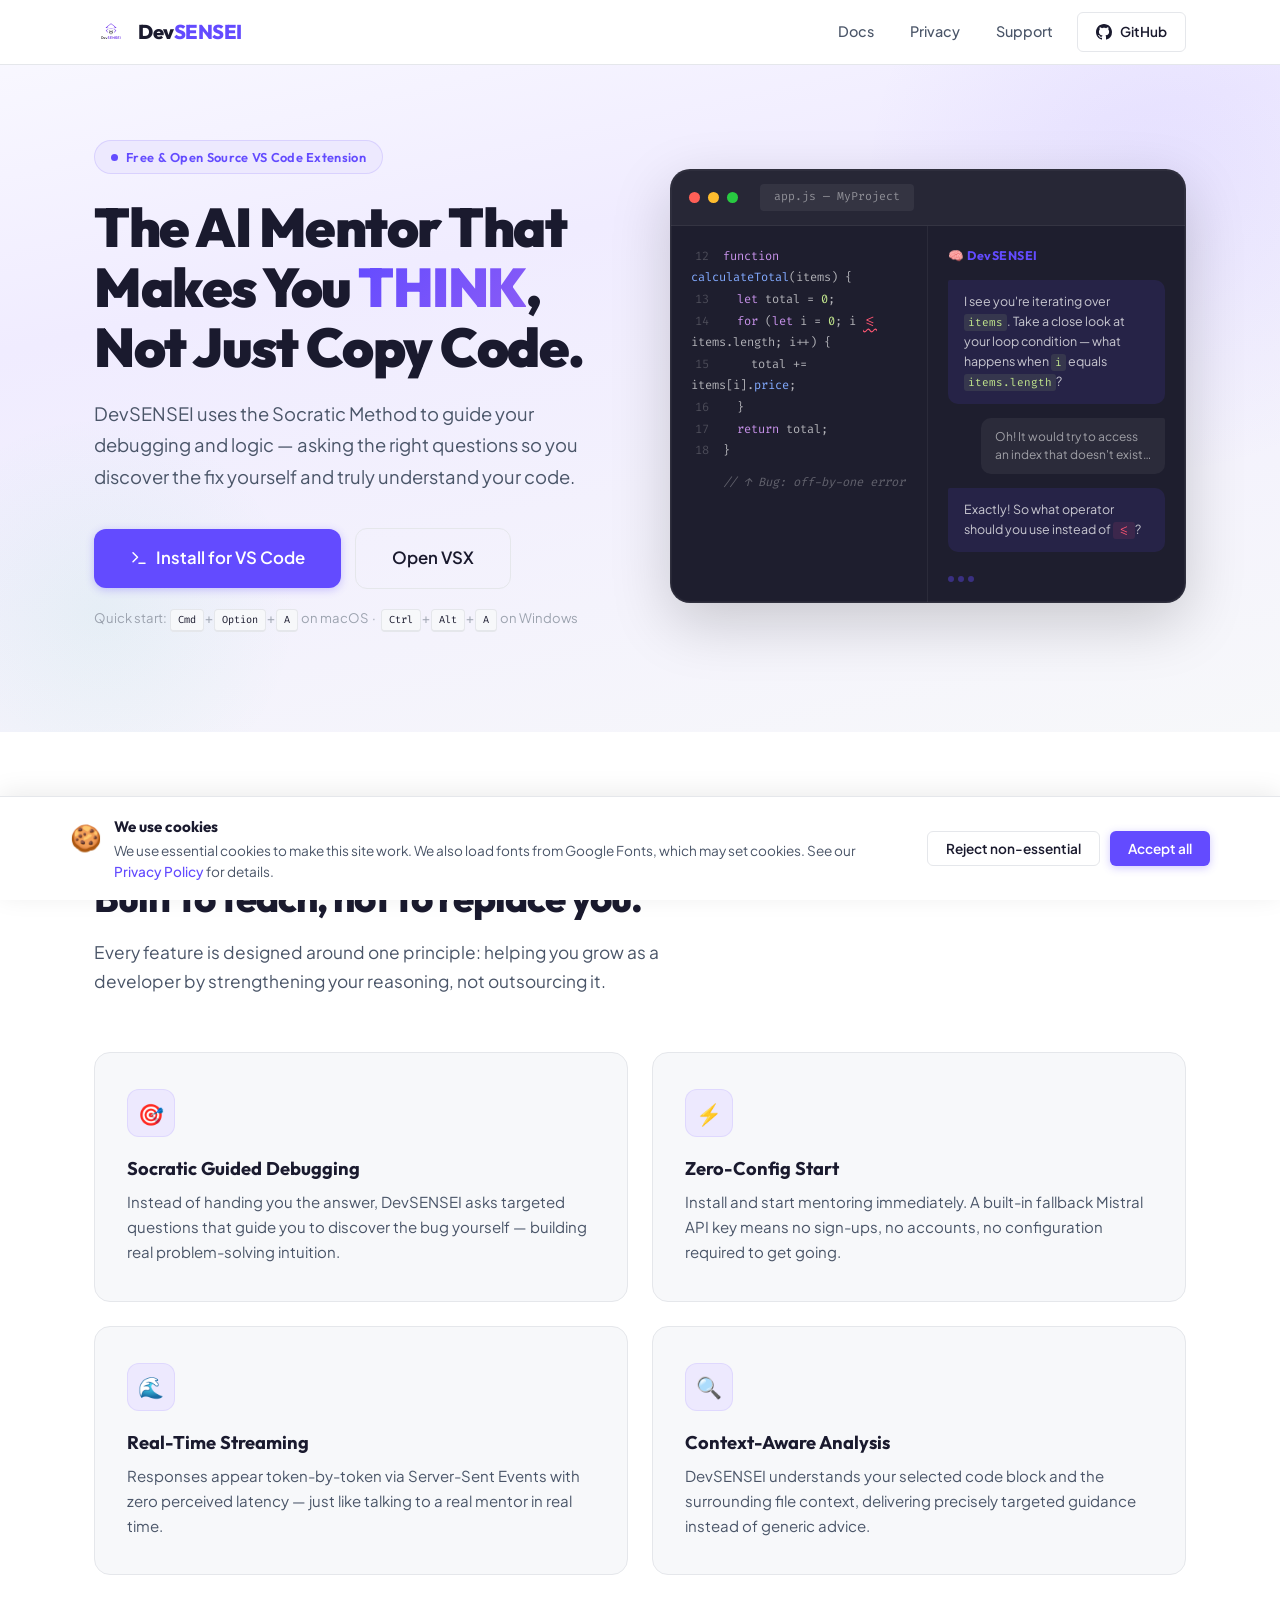
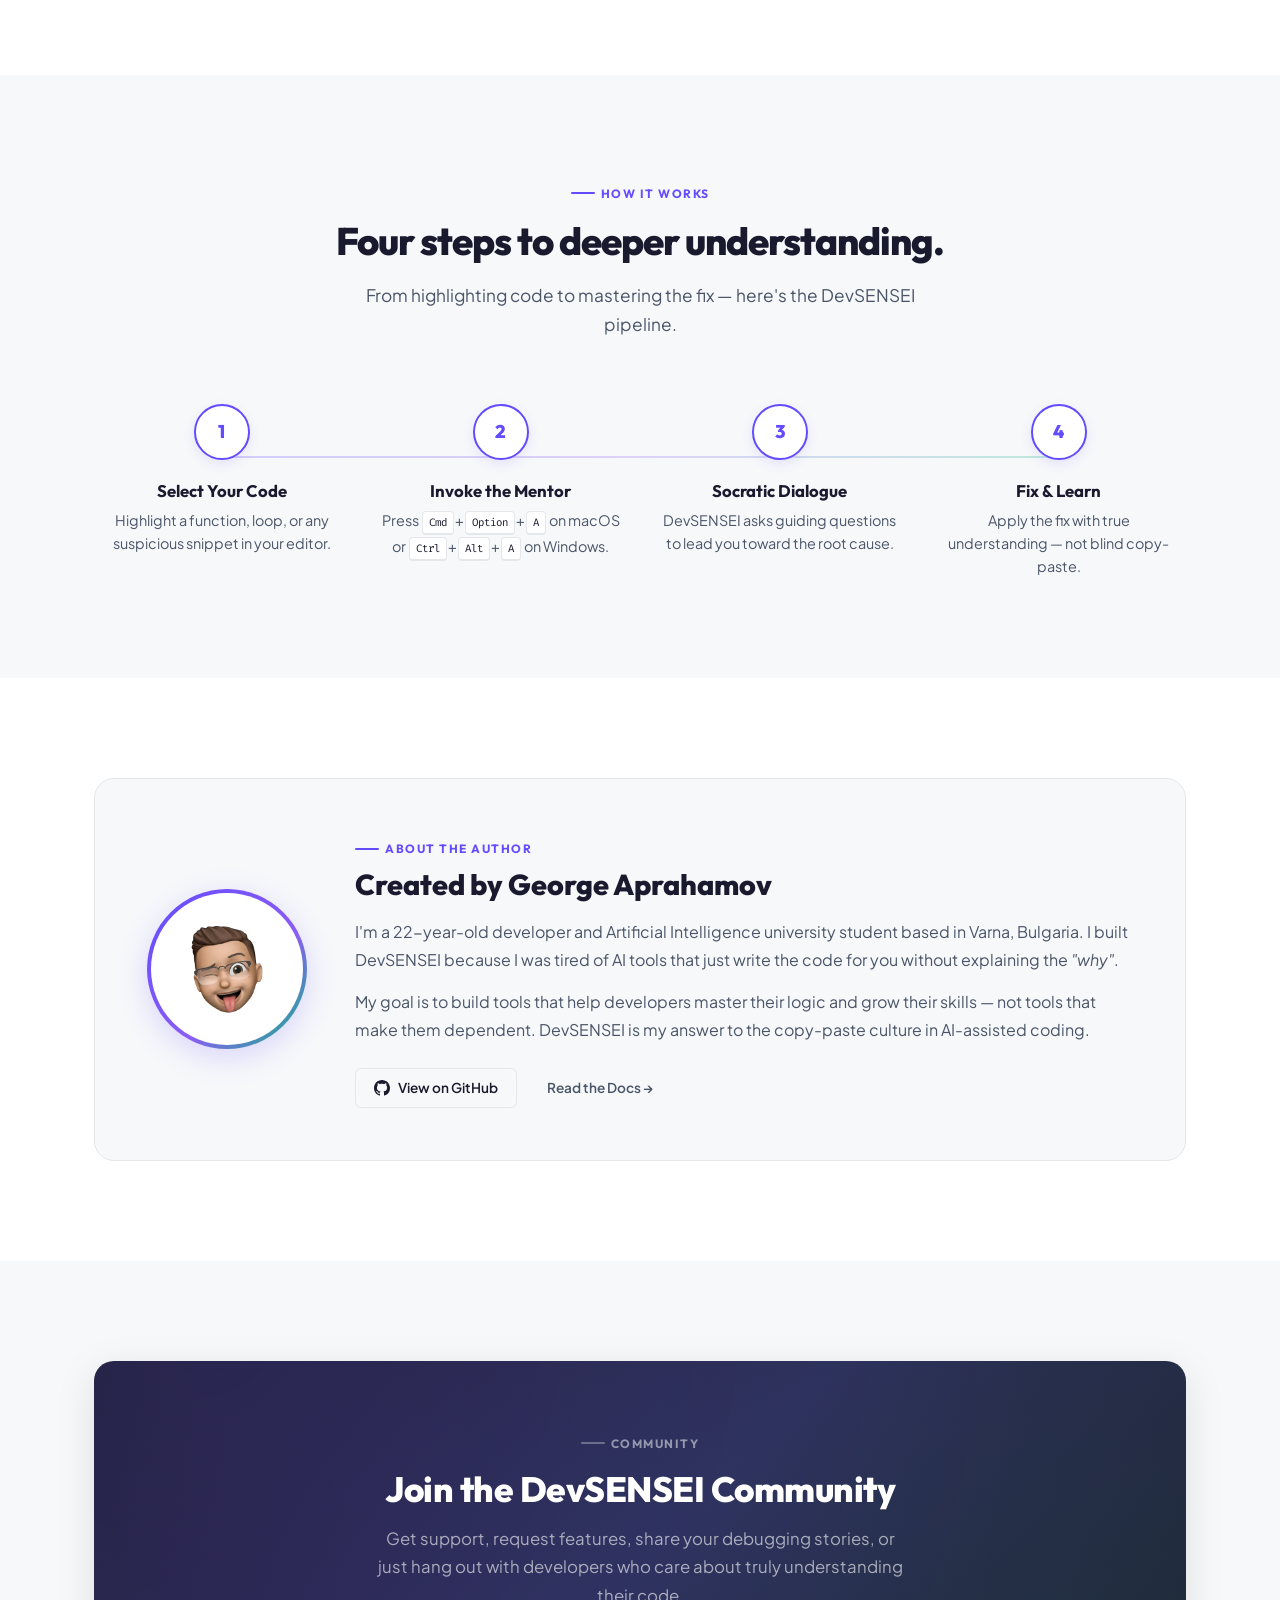
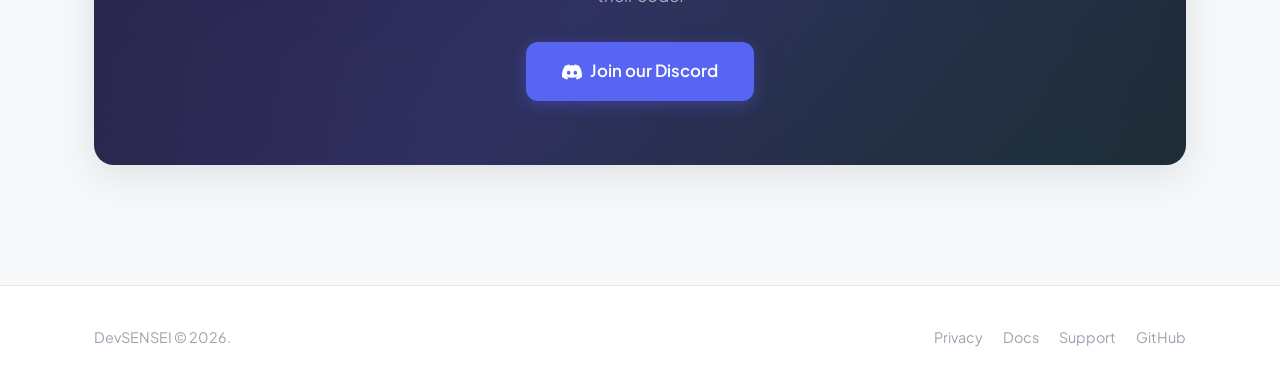
<file: index.html>
<!DOCTYPE html>
<html lang="en">
<head>
    <meta charset="UTF-8">
    <meta name="viewport" content="width=device-width, initial-scale=1.0">
    <title>DevSENSEI — AI Socratic Mentor for VS Code</title>
    <meta name="description" content="DevSENSEI is a Socratic AI coding mentor for VS Code that teaches you to think, not just copy code. Guided debugging, logic auditing, and real-time streaming.">
    <meta name="keywords" content="VS Code extension, AI mentor, Socratic method, debugging, coding, developer tools">
    <meta name="author" content="George Aprahamov">
    <meta property="og:title" content="DevSENSEI — AI Socratic Mentor for VS Code">
    <meta property="og:description" content="Stop copying code. Start understanding it. DevSENSEI guides your logic through Socratic dialogue.">
    <meta property="og:type" content="website">
    <link rel="preconnect" href="https://fonts.googleapis.com">
    <link rel="preconnect" href="https://fonts.gstatic.com" crossorigin>
    <link href="https://fonts.googleapis.com/css2?family=Outfit:wght@300;400;600;700;800;900&family=Plus+Jakarta+Sans:wght@300;400;500;600;700&family=Fira+Code:wght@400;500;600&display=swap" rel="stylesheet">
    <link rel="stylesheet" href="styles.css">
    <link rel="icon" href="data:image/svg+xml,<svg xmlns=%22http://www.w3.org/2000/svg%22 viewBox=%220 0 100 100%22><text y=%22.9em%22 font-size=%2290%22>🧠</text></svg>">
    <style>
        /* ============================================================
           LANDING PAGE — Hero
           ============================================================ */
        .hero {
            position: relative;
            padding: 140px 0 100px;
            background: linear-gradient(168deg, #FAFAFF 0%, #F0ECFF 35%, var(--bg-gray) 100%);
            overflow: hidden;
        }

        .hero::before {
            content: '';
            position: absolute;
            top: -120px;
            right: -180px;
            width: 600px;
            height: 600px;
            background: radial-gradient(circle, rgba(99,75,255,0.08) 0%, transparent 70%);
            border-radius: 50%;
            pointer-events: none;
        }

        .hero::after {
            content: '';
            position: absolute;
            bottom: -80px;
            left: -100px;
            width: 400px;
            height: 400px;
            background: radial-gradient(circle, rgba(16,185,129,0.06) 0%, transparent 70%);
            border-radius: 50%;
            pointer-events: none;
        }

        .hero-inner {
            position: relative;
            z-index: 1;
            display: grid;
            grid-template-columns: 1fr 1fr;
            gap: 60px;
            align-items: center;
        }

        .hero-badge {
            display: inline-flex;
            align-items: center;
            gap: 8px;
            background: var(--purple-light);
            color: var(--purple);
            font-family: var(--font-heading);
            font-weight: 600;
            font-size: 0.8rem;
            padding: 6px 16px;
            border-radius: 100px;
            margin-bottom: 24px;
            letter-spacing: 0.3px;
            border: 1px solid rgba(99,75,255,0.15);
        }

        .hero-badge-dot {
            width: 7px;
            height: 7px;
            background: var(--purple);
            border-radius: 50%;
            animation: pulse-dot 2s ease-in-out infinite;
        }

        @keyframes pulse-dot {
            0%, 100% { opacity: 1; transform: scale(1); }
            50% { opacity: 0.5; transform: scale(1.4); }
        }

        .hero h1 {
            font-size: 3.4rem;
            font-weight: 900;
            line-height: 1.1;
            color: var(--text-dark);
            margin-bottom: 20px;
            letter-spacing: -1.5px;
        }

        .hero h1 .highlight {
            background: linear-gradient(135deg, var(--purple) 0%, #8B5CF6 100%);
            -webkit-background-clip: text;
            -webkit-text-fill-color: transparent;
            background-clip: text;
        }

        .hero-sub {
            font-size: 1.15rem;
            line-height: 1.7;
            color: var(--text-body);
            margin-bottom: 36px;
            max-width: 520px;
        }

        .hero-actions {
            display: flex;
            gap: 14px;
            flex-wrap: wrap;
            align-items: center;
        }

        .hero-hint {
            display: block;
            margin-top: 18px;
            font-size: 0.82rem;
            color: var(--text-muted);
        }

        .hero-hint kbd {
            display: inline-block;
            background: var(--bg-gray);
            border: 1px solid var(--border-color);
            border-bottom-width: 2px;
            padding: 2px 7px;
            border-radius: 4px;
            font-family: var(--font-code);
            font-size: 0.78em;
            color: var(--text-dark);
            margin: 0 1px;
        }

        /* Hero Mockup */
        .hero-mockup {
            position: relative;
            background: #1E1E2E;
            border-radius: var(--radius-xl);
            border: 1px solid rgba(255,255,255,0.08);
            box-shadow:
                0 20px 60px rgba(0,0,0,0.18),
                0 0 0 1px rgba(255,255,255,0.04) inset;
            overflow: hidden;
            transform: perspective(1200px) rotateY(-3deg) rotateX(1deg);
            transition: transform 0.5s ease;
        }

        .hero-mockup:hover {
            transform: perspective(1200px) rotateY(0deg) rotateX(0deg);
        }

        .mockup-titlebar {
            display: flex;
            align-items: center;
            gap: 8px;
            padding: 14px 18px;
            background: rgba(255,255,255,0.04);
            border-bottom: 1px solid rgba(255,255,255,0.06);
        }

        .mockup-dot {
            width: 11px;
            height: 11px;
            border-radius: 50%;
        }

        .mockup-dot:nth-child(1) { background: #FF5F57; }
        .mockup-dot:nth-child(2) { background: #FFBD2E; }
        .mockup-dot:nth-child(3) { background: #28CA41; }

        .mockup-tab {
            margin-left: 14px;
            font-family: var(--font-code);
            font-size: 0.72rem;
            color: rgba(255,255,255,0.45);
            background: rgba(255,255,255,0.06);
            padding: 4px 14px;
            border-radius: 4px;
        }

        .mockup-body {
            display: grid;
            grid-template-columns: 1fr 1fr;
            min-height: 300px;
        }

        .mockup-editor {
            padding: 20px;
            border-right: 1px solid rgba(255,255,255,0.06);
            font-family: var(--font-code);
            font-size: 0.75rem;
            line-height: 1.8;
            color: rgba(255,255,255,0.65);
        }

        .mockup-editor .line-num {
            color: rgba(255,255,255,0.2);
            user-select: none;
            margin-right: 14px;
            display: inline-block;
            width: 18px;
            text-align: right;
        }

        .mockup-editor .kw { color: #C792EA; }
        .mockup-editor .fn { color: #82AAFF; }
        .mockup-editor .str { color: #C3E88D; }
        .mockup-editor .cm { color: rgba(255,255,255,0.3); font-style: italic; }
        .mockup-editor .err { color: #FF5572; text-decoration: wavy underline; text-decoration-color: #FF5572; text-underline-offset: 3px; }

        .mockup-panel {
            padding: 20px;
            display: flex;
            flex-direction: column;
            gap: 14px;
        }

        .mockup-panel-title {
            font-family: var(--font-heading);
            font-size: 0.78rem;
            font-weight: 700;
            color: var(--purple);
            letter-spacing: 0.5px;
            display: flex;
            align-items: center;
            gap: 6px;
        }

        .mockup-bubble {
            background: rgba(99,75,255,0.12);
            border-radius: 10px;
            border-top-left-radius: 2px;
            padding: 12px 16px;
            font-size: 0.78rem;
            line-height: 1.6;
            color: rgba(255,255,255,0.75);
        }

        .mockup-bubble-user {
            background: rgba(255,255,255,0.06);
            border-radius: 10px;
            border-top-right-radius: 2px;
            padding: 10px 14px;
            font-size: 0.75rem;
            line-height: 1.5;
            color: rgba(255,255,255,0.55);
            align-self: flex-end;
            max-width: 85%;
        }

        .typing-indicator {
            display: flex;
            gap: 4px;
            padding: 10px 0 0;
        }

        .typing-indicator span {
            width: 6px;
            height: 6px;
            background: var(--purple);
            border-radius: 50%;
            opacity: 0.4;
            animation: typing-bounce 1.4s ease-in-out infinite;
        }

        .typing-indicator span:nth-child(2) { animation-delay: 0.2s; }
        .typing-indicator span:nth-child(3) { animation-delay: 0.4s; }

        @keyframes typing-bounce {
            0%, 60%, 100% { transform: translateY(0); opacity: 0.4; }
            30% { transform: translateY(-6px); opacity: 1; }
        }

        /* ============================================================
           FEATURES SECTION
           ============================================================ */
        .features {
            padding: 100px 0;
            background: var(--bg-white);
        }

        .section-label {
            display: inline-flex;
            align-items: center;
            gap: 6px;
            font-family: var(--font-heading);
            font-size: 0.75rem;
            font-weight: 700;
            text-transform: uppercase;
            letter-spacing: 1.5px;
            color: var(--purple);
            margin-bottom: 14px;
        }

        .section-label-line {
            width: 24px;
            height: 2px;
            background: var(--purple);
            border-radius: 2px;
        }

        .section-title {
            font-size: 2.4rem;
            font-weight: 800;
            color: var(--text-dark);
            margin-bottom: 16px;
            letter-spacing: -1px;
        }

        .section-subtitle {
            font-size: 1.08rem;
            color: var(--text-body);
            line-height: 1.7;
            max-width: 600px;
            margin-bottom: 56px;
        }

        .features-grid {
            display: grid;
            grid-template-columns: repeat(2, 1fr);
            gap: 24px;
        }

        .feature-card {
            background: var(--bg-gray);
            border: 1px solid var(--border-color);
            border-radius: var(--radius-lg);
            padding: 36px 32px;
            transition: all 0.35s ease;
            position: relative;
            overflow: hidden;
        }

        .feature-card::before {
            content: '';
            position: absolute;
            top: 0;
            left: 0;
            width: 100%;
            height: 3px;
            background: linear-gradient(90deg, var(--purple), #8B5CF6);
            opacity: 0;
            transition: opacity 0.35s ease;
        }

        .feature-card:hover {
            border-color: rgba(99,75,255,0.25);
            box-shadow: var(--shadow-md);
            transform: translateY(-4px);
        }

        .feature-card:hover::before {
            opacity: 1;
        }

        .feature-icon {
            width: 48px;
            height: 48px;
            border-radius: 12px;
            background: var(--purple-light);
            display: flex;
            align-items: center;
            justify-content: center;
            font-size: 1.3rem;
            margin-bottom: 20px;
            border: 1px solid rgba(99,75,255,0.1);
        }

        .feature-card h3 {
            font-size: 1.15rem;
            font-weight: 700;
            margin-bottom: 10px;
            color: var(--text-dark);
        }

        .feature-card p {
            font-size: 0.94rem;
            color: var(--text-body);
            line-height: 1.65;
        }

        /* ============================================================
           HOW IT WORKS — Pipeline
           ============================================================ */
        .pipeline {
            padding: 100px 0;
            background: var(--bg-gray);
        }

        .pipeline-header {
            text-align: center;
            margin-bottom: 64px;
        }

        .pipeline-header .section-subtitle {
            margin-left: auto;
            margin-right: auto;
        }

        .pipeline-steps {
            display: grid;
            grid-template-columns: repeat(4, 1fr);
            gap: 24px;
            position: relative;
        }

        /* Connector line behind steps */
        .pipeline-steps::before {
            content: '';
            position: absolute;
            top: 52px;
            left: 12%;
            right: 12%;
            height: 2px;
            background: linear-gradient(90deg, var(--purple), #8B5CF6, var(--green));
            opacity: 0.25;
            z-index: 0;
        }

        .pipeline-step {
            text-align: center;
            position: relative;
            z-index: 1;
        }

        .step-num {
            width: 56px;
            height: 56px;
            border-radius: 50%;
            background: var(--bg-white);
            border: 2px solid var(--purple);
            display: flex;
            align-items: center;
            justify-content: center;
            font-family: var(--font-heading);
            font-weight: 800;
            font-size: 1.15rem;
            color: var(--purple);
            margin: 0 auto 20px;
            transition: all 0.3s ease;
            box-shadow: 0 4px 12px rgba(99,75,255,0.12);
        }

        .pipeline-step:hover .step-num {
            background: var(--purple);
            color: #fff;
            transform: scale(1.1);
            box-shadow: 0 6px 20px rgba(99,75,255,0.3);
        }

        .pipeline-step h3 {
            font-size: 1.05rem;
            font-weight: 700;
            margin-bottom: 8px;
            color: var(--text-dark);
        }

        .pipeline-step p {
            font-size: 0.9rem;
            color: var(--text-body);
            line-height: 1.6;
            max-width: 240px;
            margin: 0 auto;
        }

        .pipeline-step kbd {
            display: inline-block;
            background: var(--bg-white);
            border: 1px solid var(--border-color);
            border-bottom-width: 2px;
            padding: 2px 6px;
            border-radius: 4px;
            font-family: var(--font-code);
            font-size: 0.75em;
            color: var(--text-dark);
            margin: 0 1px;
        }

        /* ============================================================
           ABOUT THE AUTHOR
           ============================================================ */
        .about {
            padding: 100px 0;
            background: var(--bg-white);
        }

        .about-inner {
            display: grid;
            grid-template-columns: auto 1fr;
            gap: 48px;
            align-items: center;
            background: var(--bg-gray);
            border: 1px solid var(--border-color);
            border-radius: var(--radius-xl);
            padding: 52px;
        }

        .about-avatar {
            width: 160px;
            height: 160px;
            border-radius: 50%;
            background: linear-gradient(135deg, var(--purple) 0%, #8B5CF6 60%, var(--green) 100%);
            padding: 4px;
            flex-shrink: 0;
            box-shadow: 0 8px 30px rgba(99,75,255,0.2);
        }

        .about-avatar-img {
            width: 100%;
            height: 100%;
            border-radius: 50%;
            object-fit: cover;
            display: block;
        }

        .about-content .section-label { margin-bottom: 8px; }

        .about-content h2 {
            font-size: 1.8rem;
            font-weight: 800;
            margin-bottom: 16px;
            color: var(--text-dark);
        }

        .about-content p {
            font-size: 1rem;
            color: var(--text-body);
            line-height: 1.75;
            margin-bottom: 14px;
        }

        .about-content p:last-of-type { margin-bottom: 24px; }

        .about-links {
            display: flex;
            gap: 12px;
            flex-wrap: wrap;
        }

        /* ============================================================
           COMMUNITY / DISCORD CTA
           ============================================================ */
        .community {
            padding: 100px 0 120px;
            background: var(--bg-gray);
        }

        .community-banner {
            background: linear-gradient(135deg, #1E1E2E 0%, #2D2B55 50%, #1E1E2E 100%);
            border-radius: var(--radius-xl);
            padding: 64px;
            text-align: center;
            position: relative;
            overflow: hidden;
            box-shadow: var(--shadow-lg);
        }

        .community-banner::before {
            content: '';
            position: absolute;
            top: -50%;
            left: -50%;
            width: 200%;
            height: 200%;
            background: radial-gradient(circle at 30% 20%, rgba(99,75,255,0.15) 0%, transparent 50%),
                        radial-gradient(circle at 70% 80%, rgba(16,185,129,0.1) 0%, transparent 50%);
            pointer-events: none;
        }

        .community-banner > * { position: relative; z-index: 1; }

        .community-banner .section-label {
            color: rgba(255,255,255,0.5);
        }

        .community-banner .section-label-line {
            background: rgba(255,255,255,0.3);
        }

        .community-banner h2 {
            font-size: 2.2rem;
            font-weight: 800;
            color: #fff;
            margin-bottom: 14px;
            letter-spacing: -0.5px;
        }

        .community-banner p {
            font-size: 1.05rem;
            color: rgba(255,255,255,0.6);
            line-height: 1.7;
            max-width: 540px;
            margin: 0 auto 32px;
        }

        .btn-discord {
            background: #5865F2;
            color: #fff;
            box-shadow: 0 4px 16px rgba(88,101,242,0.35);
        }

        .btn-discord:hover {
            background: #4752C4;
            box-shadow: 0 6px 24px rgba(88,101,242,0.45);
            transform: translateY(-2px);
        }

        /* ============================================================
           SCROLL ANIMATIONS
           ============================================================ */
        .reveal {
            opacity: 0;
            transform: translateY(28px);
            transition: opacity 0.7s cubic-bezier(.4,0,.2,1), transform 0.7s cubic-bezier(.4,0,.2,1);
        }

        .reveal.visible {
            opacity: 1;
            transform: translateY(0);
        }

        .reveal-delay-1 { transition-delay: 0.1s; }
        .reveal-delay-2 { transition-delay: 0.2s; }
        .reveal-delay-3 { transition-delay: 0.3s; }
        .reveal-delay-4 { transition-delay: 0.4s; }

        /* ============================================================
           RESPONSIVE
           ============================================================ */
        @media (max-width: 1024px) {
            .hero { padding: 120px 0 80px; }
            .hero-inner { grid-template-columns: 1fr; gap: 48px; }
            .hero h1 { font-size: 2.8rem; }
            .hero-mockup { transform: none; max-width: 600px; margin: 0 auto; }
            .hero-mockup:hover { transform: none; }
            .features-grid { grid-template-columns: repeat(2, 1fr); }
            .pipeline-steps { grid-template-columns: repeat(2, 1fr); gap: 40px; }
            .pipeline-steps::before { display: none; }
            .about-inner { grid-template-columns: 1fr; text-align: center; padding: 40px 32px; }
            .about-avatar { margin: 0 auto; }
            .about-links { justify-content: center; }
            .community-banner { padding: 48px 32px; }
            .community-banner h2 { font-size: 1.8rem; }
        }

        @media (max-width: 768px) {
            .hero { padding: 100px 0 60px; }
            .hero h1 { font-size: 2.2rem; letter-spacing: -1px; }
            .hero-sub { font-size: 1rem; }
            .section-title { font-size: 1.8rem; }
            .features-grid { grid-template-columns: 1fr; }
            .feature-card { padding: 28px 24px; }
            .pipeline-steps { grid-template-columns: 1fr 1fr; gap: 32px; }
            .about-inner { padding: 32px 24px; }
            .about-avatar { width: 120px; height: 120px; }
            .about-content h2 { font-size: 1.5rem; }
            .community-banner { padding: 40px 24px; }
            .community-banner h2 { font-size: 1.5rem; }
            .community-banner p { font-size: 0.95rem; }
        }

        @media (max-width: 480px) {
            .hero { padding: 88px 0 48px; }
            .hero h1 { font-size: 1.85rem; }
            .hero-actions { flex-direction: column; align-items: stretch; }
            .hero-actions .btn { width: 100%; justify-content: center; }
            .section-title { font-size: 1.55rem; }
            .pipeline-steps { grid-template-columns: 1fr; }
            .about-avatar { width: 100px; height: 100px; }
            .mockup-body { grid-template-columns: 1fr; }
            .mockup-editor { border-right: none; border-bottom: 1px solid rgba(255,255,255,0.06); }
        }
    </style>
</head>
<body>

    <!-- ========== HEADER ========== -->
    <header class="main-header" id="main-header">
        <div class="container header-container">
            <a href="index.html" class="logo-area">
                <img src="assets/logo_dark.png" alt="DevSENSEI Logo" class="brand-logo">
                <span class="brand-name">Dev<span class="text-primary">SENSEI</span></span>
            </a>
            <div class="header-actions">
                <nav class="header-nav" aria-label="Main navigation">
                    <a href="docs.html" class="header-nav-link">Docs</a>
                    <a href="privacy.html" class="header-nav-link">Privacy</a>
                    <a href="https://discord.gg/PtRqsBrBsg" target="_blank" rel="noopener noreferrer" class="header-nav-link">Support</a>
                </nav>
                <a href="https://github.com/georgiaprahamov/devsensei" target="_blank" rel="noopener noreferrer" class="btn btn-outline btn-sm">
                    <svg width="16" height="16" viewBox="0 0 16 16" fill="currentColor" aria-hidden="true"><path d="M8 0C3.58 0 0 3.58 0 8c0 3.54 2.29 6.53 5.47 7.59.4.07.55-.17.55-.38 0-.19-.01-.82-.01-1.49-2.01.37-2.53-.49-2.69-.94-.09-.23-.48-.94-.82-1.13-.28-.15-.68-.52-.01-.53.63-.01 1.08.58 1.23.82.72 1.21 1.87.87 2.33.66.07-.52.28-.87.51-1.07-1.78-.2-3.64-.89-3.64-3.95 0-.87.31-1.59.82-2.15-.08-.2-.36-1.02.08-2.12 0 0 .67-.21 2.2.82.64-.18 1.32-.27 2-.27.68 0 1.36.09 2 .27 1.53-1.04 2.2-.82 2.2-.82.44 1.1.16 1.92.08 2.12.51.56.82 1.27.82 2.15 0 3.07-1.87 3.75-3.65 3.95.29.25.54.73.54 1.48 0 1.07-.01 1.93-.01 2.2 0 .21.15.46.55.38A8.013 8.013 0 0016 8c0-4.42-3.58-8-8-8z"/></svg>
                    GitHub
                </a>
            </div>
        </div>
    </header>

    <main>
        <!-- ========== HERO ========== -->
        <section class="hero" id="hero">
            <div class="container hero-inner">
                <div class="hero-content">
                    <div class="hero-badge">
                        <span class="hero-badge-dot"></span>
                        Free &amp; Open Source VS Code Extension
                    </div>
                    <h1>
                        The AI Mentor That<br>
                        Makes You <span class="highlight">THINK</span>,<br>
                        Not Just Copy Code.
                    </h1>
                    <p class="hero-sub">
                        DevSENSEI uses the Socratic Method to guide your debugging and logic — asking the right questions so you discover the fix yourself and truly understand your code.
                    </p>
                    <div class="hero-actions">
                        <a href="https://marketplace.visualstudio.com/items?itemName=georgi-aprahamov-devsensei.devsensei" target="_blank" rel="noopener noreferrer" class="btn btn-primary btn-lg" id="cta-vscode">
                            <svg width="18" height="18" viewBox="0 0 24 24" fill="none" stroke="currentColor" stroke-width="2" stroke-linecap="round" stroke-linejoin="round" aria-hidden="true"><polyline points="4 17 10 11 4 5"></polyline><line x1="12" y1="19" x2="20" y2="19"></line></svg>
                            Install for VS Code
                        </a>
                        <a href="https://open-vsx.org/extension/georgi-aprahamov-devsensei/devsensei" target="_blank" rel="noopener noreferrer" class="btn btn-outline btn-lg" id="cta-openvsx">
                            Open VSX
                        </a>
                    </div>
                    <span class="hero-hint">Quick start: <kbd>Cmd</kbd>+<kbd>Option</kbd>+<kbd>A</kbd> on macOS &nbsp;·&nbsp; <kbd>Ctrl</kbd>+<kbd>Alt</kbd>+<kbd>A</kbd> on Windows</span>
                </div>

                <!-- Editor Mockup -->
                <div class="hero-mockup reveal" aria-hidden="true">
                    <div class="mockup-titlebar">
                        <span class="mockup-dot"></span>
                        <span class="mockup-dot"></span>
                        <span class="mockup-dot"></span>
                        <span class="mockup-tab">app.js — MyProject</span>
                    </div>
                    <div class="mockup-body">
                        <div class="mockup-editor">
                            <div><span class="line-num">12</span><span class="kw">function</span> <span class="fn">calculateTotal</span>(items) {</div>
                            <div><span class="line-num">13</span>&nbsp;&nbsp;<span class="kw">let</span> total = <span class="str">0</span>;</div>
                            <div><span class="line-num">14</span>&nbsp;&nbsp;<span class="kw">for</span> (<span class="kw">let</span> i = <span class="str">0</span>; i <span class="err">&lt;=</span> items.length; i++) {</div>
                            <div><span class="line-num">15</span>&nbsp;&nbsp;&nbsp;&nbsp;total += items[i].<span class="fn">price</span>;</div>
                            <div><span class="line-num">16</span>&nbsp;&nbsp;}</div>
                            <div><span class="line-num">17</span>&nbsp;&nbsp;<span class="kw">return</span> total;</div>
                            <div><span class="line-num">18</span>}</div>
                            <div style="margin-top:10px"><span class="line-num"> </span><span class="cm">// ↑ Bug: off-by-one error</span></div>
                        </div>
                        <div class="mockup-panel">
                            <div class="mockup-panel-title">🧠 DevSENSEI</div>
                            <div class="mockup-bubble">
                                I see you're iterating over <code style="color:#C3E88D;background:rgba(195,232,141,0.1);padding:1px 4px;border-radius:3px">items</code>. Take a close look at your loop condition — what happens when <code style="color:#C3E88D;background:rgba(195,232,141,0.1);padding:1px 4px;border-radius:3px">i</code> equals <code style="color:#C3E88D;background:rgba(195,232,141,0.1);padding:1px 4px;border-radius:3px">items.length</code>?
                            </div>
                            <div class="mockup-bubble-user">
                                Oh! It would try to access an index that doesn't exist…
                            </div>
                            <div class="mockup-bubble">
                                Exactly! So what operator should you use instead of <code style="color:#FF5572;background:rgba(255,85,114,0.1);padding:1px 4px;border-radius:3px">&lt;=</code>?
                            </div>
                            <div class="typing-indicator">
                                <span></span><span></span><span></span>
                            </div>
                        </div>
                    </div>
                </div>
            </div>
        </section>

        <!-- ========== FEATURES ========== -->
        <section class="features" id="features">
            <div class="container">
                <div class="section-label reveal">
                    <span class="section-label-line"></span>
                    WHY DEVSENSEI
                </div>
                <h2 class="section-title reveal">Built to teach, not to replace you.</h2>
                <p class="section-subtitle reveal">Every feature is designed around one principle: helping you grow as a developer by strengthening your reasoning, not outsourcing it.</p>

                <div class="features-grid">
                    <div class="feature-card reveal reveal-delay-1">
                        <div class="feature-icon">🎯</div>
                        <h3>Socratic Guided Debugging</h3>
                        <p>Instead of handing you the answer, DevSENSEI asks targeted questions that guide you to discover the bug yourself — building real problem-solving intuition.</p>
                    </div>
                    <div class="feature-card reveal reveal-delay-2">
                        <div class="feature-icon">⚡</div>
                        <h3>Zero-Config Start</h3>
                        <p>Install and start mentoring immediately. A built-in fallback Mistral API key means no sign-ups, no accounts, no configuration required to get going.</p>
                    </div>
                    <div class="feature-card reveal reveal-delay-3">
                        <div class="feature-icon">🌊</div>
                        <h3>Real-Time Streaming</h3>
                        <p>Responses appear token-by-token via Server-Sent Events with zero perceived latency — just like talking to a real mentor in real time.</p>
                    </div>
                    <div class="feature-card reveal reveal-delay-4">
                        <div class="feature-icon">🔍</div>
                        <h3>Context-Aware Analysis</h3>
                        <p>DevSENSEI understands your selected code block and the surrounding file context, delivering precisely targeted guidance instead of generic advice.</p>
                    </div>
                </div>
            </div>
        </section>

        <!-- ========== HOW IT WORKS ========== -->
        <section class="pipeline" id="how-it-works">
            <div class="container">
                <div class="pipeline-header">
                    <div class="section-label reveal">
                        <span class="section-label-line"></span>
                        HOW IT WORKS
                    </div>
                    <h2 class="section-title reveal">Four steps to deeper understanding.</h2>
                    <p class="section-subtitle reveal">From highlighting code to mastering the fix — here's the DevSENSEI pipeline.</p>
                </div>

                <div class="pipeline-steps">
                    <div class="pipeline-step reveal reveal-delay-1">
                        <div class="step-num">1</div>
                        <h3>Select Your Code</h3>
                        <p>Highlight a function, loop, or any suspicious snippet in your editor.</p>
                    </div>
                    <div class="pipeline-step reveal reveal-delay-2">
                        <div class="step-num">2</div>
                        <h3>Invoke the Mentor</h3>
                        <p>Press <kbd>Cmd</kbd>+<kbd>Option</kbd>+<kbd>A</kbd> on macOS or <kbd>Ctrl</kbd>+<kbd>Alt</kbd>+<kbd>A</kbd> on Windows.</p>
                    </div>
                    <div class="pipeline-step reveal reveal-delay-3">
                        <div class="step-num">3</div>
                        <h3>Socratic Dialogue</h3>
                        <p>DevSENSEI asks guiding questions to lead you toward the root cause.</p>
                    </div>
                    <div class="pipeline-step reveal reveal-delay-4">
                        <div class="step-num">4</div>
                        <h3>Fix &amp; Learn</h3>
                        <p>Apply the fix with true understanding — not blind copy-paste.</p>
                    </div>
                </div>
            </div>
        </section>

        <!-- ========== ABOUT THE AUTHOR ========== -->
        <section class="about" id="about">
            <div class="container">
                <div class="about-inner reveal">
                    <div class="about-avatar">
                        <img src="assets/geshata.JPG" alt="George Aprahamov" class="about-avatar-img">
                    </div>
                    <div class="about-content">
                        <div class="section-label">
                            <span class="section-label-line"></span>
                            ABOUT THE AUTHOR
                        </div>
                        <h2>Created by George Aprahamov</h2>
                        <p>
                            I'm a 22-year-old developer and Artificial Intelligence university student based in Varna, Bulgaria. I built DevSENSEI because I was tired of AI tools that just write the code for you without explaining the <em>"why"</em>.
                        </p>
                        <p>
                            My goal is to build tools that help developers master their logic and grow their skills — not tools that make them dependent. DevSENSEI is my answer to the copy-paste culture in AI-assisted coding.
                        </p>
                        <div class="about-links">
                            <a href="https://github.com/georgiaprahamov/devsensei" target="_blank" rel="noopener noreferrer" class="btn btn-outline btn-sm">
                                <svg width="16" height="16" viewBox="0 0 16 16" fill="currentColor" aria-hidden="true"><path d="M8 0C3.58 0 0 3.58 0 8c0 3.54 2.29 6.53 5.47 7.59.4.07.55-.17.55-.38 0-.19-.01-.82-.01-1.49-2.01.37-2.53-.49-2.69-.94-.09-.23-.48-.94-.82-1.13-.28-.15-.68-.52-.01-.53.63-.01 1.08.58 1.23.82.72 1.21 1.87.87 2.33.66.07-.52.28-.87.51-1.07-1.78-.2-3.64-.89-3.64-3.95 0-.87.31-1.59.82-2.15-.08-.2-.36-1.02.08-2.12 0 0 .67-.21 2.2.82.64-.18 1.32-.27 2-.27.68 0 1.36.09 2 .27 1.53-1.04 2.2-.82 2.2-.82.44 1.1.16 1.92.08 2.12.51.56.82 1.27.82 2.15 0 3.07-1.87 3.75-3.65 3.95.29.25.54.73.54 1.48 0 1.07-.01 1.93-.01 2.2 0 .21.15.46.55.38A8.013 8.013 0 0016 8c0-4.42-3.58-8-8-8z"/></svg>
                                View on GitHub
                            </a>
                            <a href="docs.html" class="btn btn-ghost btn-sm">Read the Docs →</a>
                        </div>
                    </div>
                </div>
            </div>
        </section>

        <!-- ========== COMMUNITY / DISCORD ========== -->
        <section class="community" id="community">
            <div class="container">
                <div class="community-banner reveal">
                    <div class="section-label">
                        <span class="section-label-line"></span>
                        COMMUNITY
                    </div>
                    <h2>Join the DevSENSEI Community</h2>
                    <p>Get support, request features, share your debugging stories, or just hang out with developers who care about truly understanding their code.</p>
                    <a href="https://discord.com/invite/PtRqsBrBsg" target="_blank" rel="noopener noreferrer" class="btn btn-discord btn-lg" id="cta-discord">
                        <svg width="20" height="20" viewBox="0 0 24 24" fill="currentColor" aria-hidden="true"><path d="M20.317 4.37a19.791 19.791 0 00-4.885-1.515.074.074 0 00-.079.037c-.21.375-.444.864-.608 1.25a18.27 18.27 0 00-5.487 0 12.64 12.64 0 00-.617-1.25.077.077 0 00-.079-.037A19.736 19.736 0 003.677 4.37a.07.07 0 00-.032.027C.533 9.046-.32 13.58.099 18.057a.082.082 0 00.031.057 19.9 19.9 0 005.993 3.03.078.078 0 00.084-.028c.462-.63.874-1.295 1.226-1.994a.076.076 0 00-.041-.106 13.107 13.107 0 01-1.872-.892.077.077 0 01-.008-.128 10.2 10.2 0 00.372-.292.074.074 0 01.077-.01c3.928 1.793 8.18 1.793 12.062 0a.074.074 0 01.078.01c.12.098.246.198.373.292a.077.077 0 01-.006.127 12.299 12.299 0 01-1.873.892.077.077 0 00-.041.107c.36.698.772 1.362 1.225 1.993a.076.076 0 00.084.028 19.839 19.839 0 006.002-3.03.077.077 0 00.032-.054c.5-5.177-.838-9.674-3.549-13.66a.061.061 0 00-.031-.03zM8.02 15.33c-1.183 0-2.157-1.085-2.157-2.419 0-1.333.956-2.419 2.157-2.419 1.21 0 2.176 1.095 2.157 2.42 0 1.333-.956 2.418-2.157 2.418zm7.975 0c-1.183 0-2.157-1.085-2.157-2.419 0-1.333.955-2.419 2.157-2.419 1.21 0 2.176 1.095 2.157 2.42 0 1.333-.946 2.418-2.157 2.418z"/></svg>
                        Join our Discord
                    </a>
                </div>
            </div>
        </section>
    </main>

    <!-- ========== FOOTER ========== -->
    <footer class="main-footer">
        <div class="container footer-bottom">
            <p>DevSENSEI &copy; 2026.</p>
            <div class="footer-bottom-links">
                <a href="privacy.html">Privacy</a>
                <a href="docs.html">Docs</a>
                <a href="https://discord.gg/PtRqsBrBsg" target="_blank" rel="noopener noreferrer">Support</a>
                <a href="https://github.com/georgiaprahamov/devsensei" target="_blank" rel="noopener noreferrer">GitHub</a>
            </div>
        </div>
    </footer>

    <script src="cookies.js"></script>
    <script>
        document.addEventListener('DOMContentLoaded', () => {
            // Header scroll effect
            const header = document.getElementById('main-header');
            window.addEventListener('scroll', () => {
                if (!header) return;
                if (window.scrollY > 40) {
                    header.style.background = 'rgba(255, 255, 255, 0.98)';
                    header.style.boxShadow = '0 4px 20px rgba(0, 0, 0, 0.05)';
                    header.style.backdropFilter = 'blur(12px)';
                } else {
                    header.style.background = 'var(--bg-white)';
                    header.style.boxShadow = 'none';
                    header.style.backdropFilter = 'none';
                }
            }, { passive: true });

            // Scroll-reveal animations
            const revealEls = document.querySelectorAll('.reveal');
            const revealObserver = new IntersectionObserver((entries) => {
                entries.forEach(entry => {
                    if (entry.isIntersecting) {
                        entry.target.classList.add('visible');
                        revealObserver.unobserve(entry.target);
                    }
                });
            }, { threshold: 0.15, rootMargin: '0px 0px -40px 0px' });

            revealEls.forEach(el => revealObserver.observe(el));

            // Smooth scroll for anchor links
            document.querySelectorAll('a[href^="#"]').forEach(link => {
                link.addEventListener('click', e => {
                    const target = document.querySelector(link.getAttribute('href'));
                    if (target) {
                        e.preventDefault();
                        target.scrollIntoView({ behavior: 'smooth', block: 'start' });
                    }
                });
            });
        });
    </script>
</body>
</html>
</file>
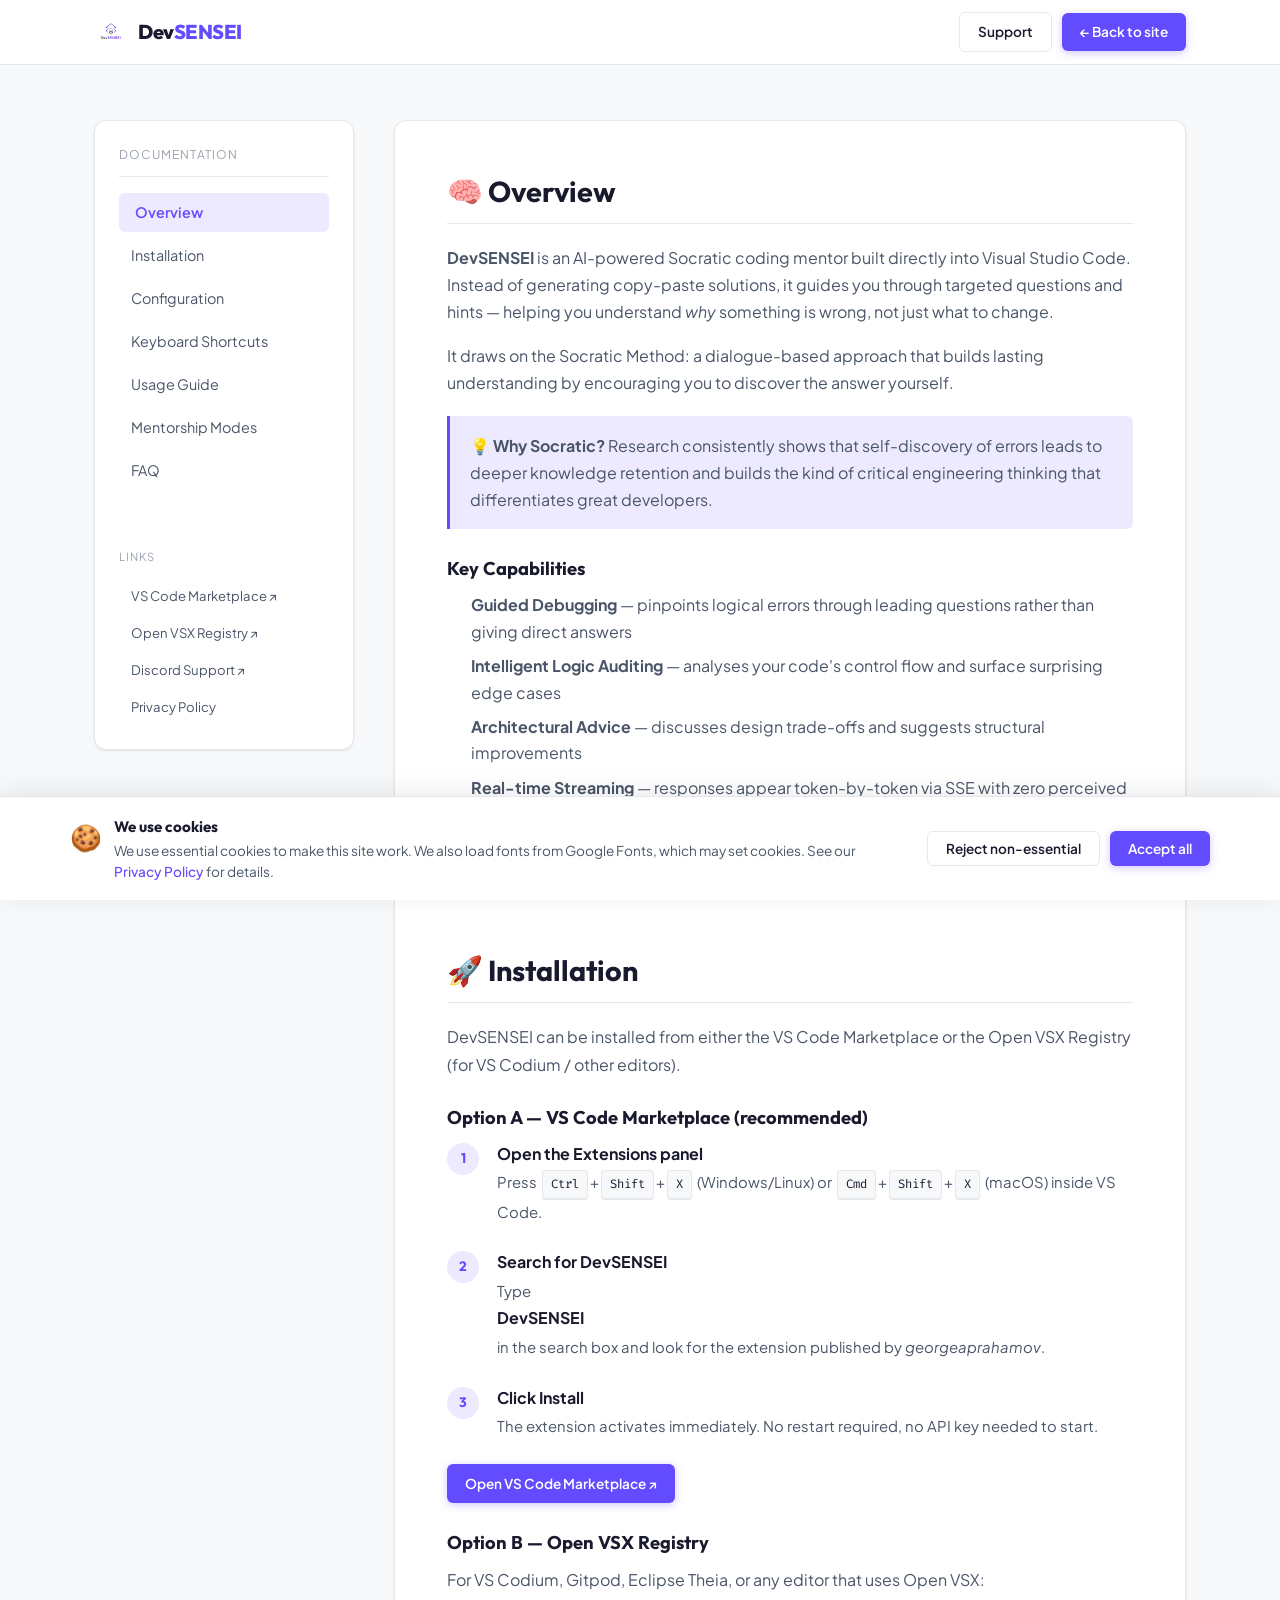
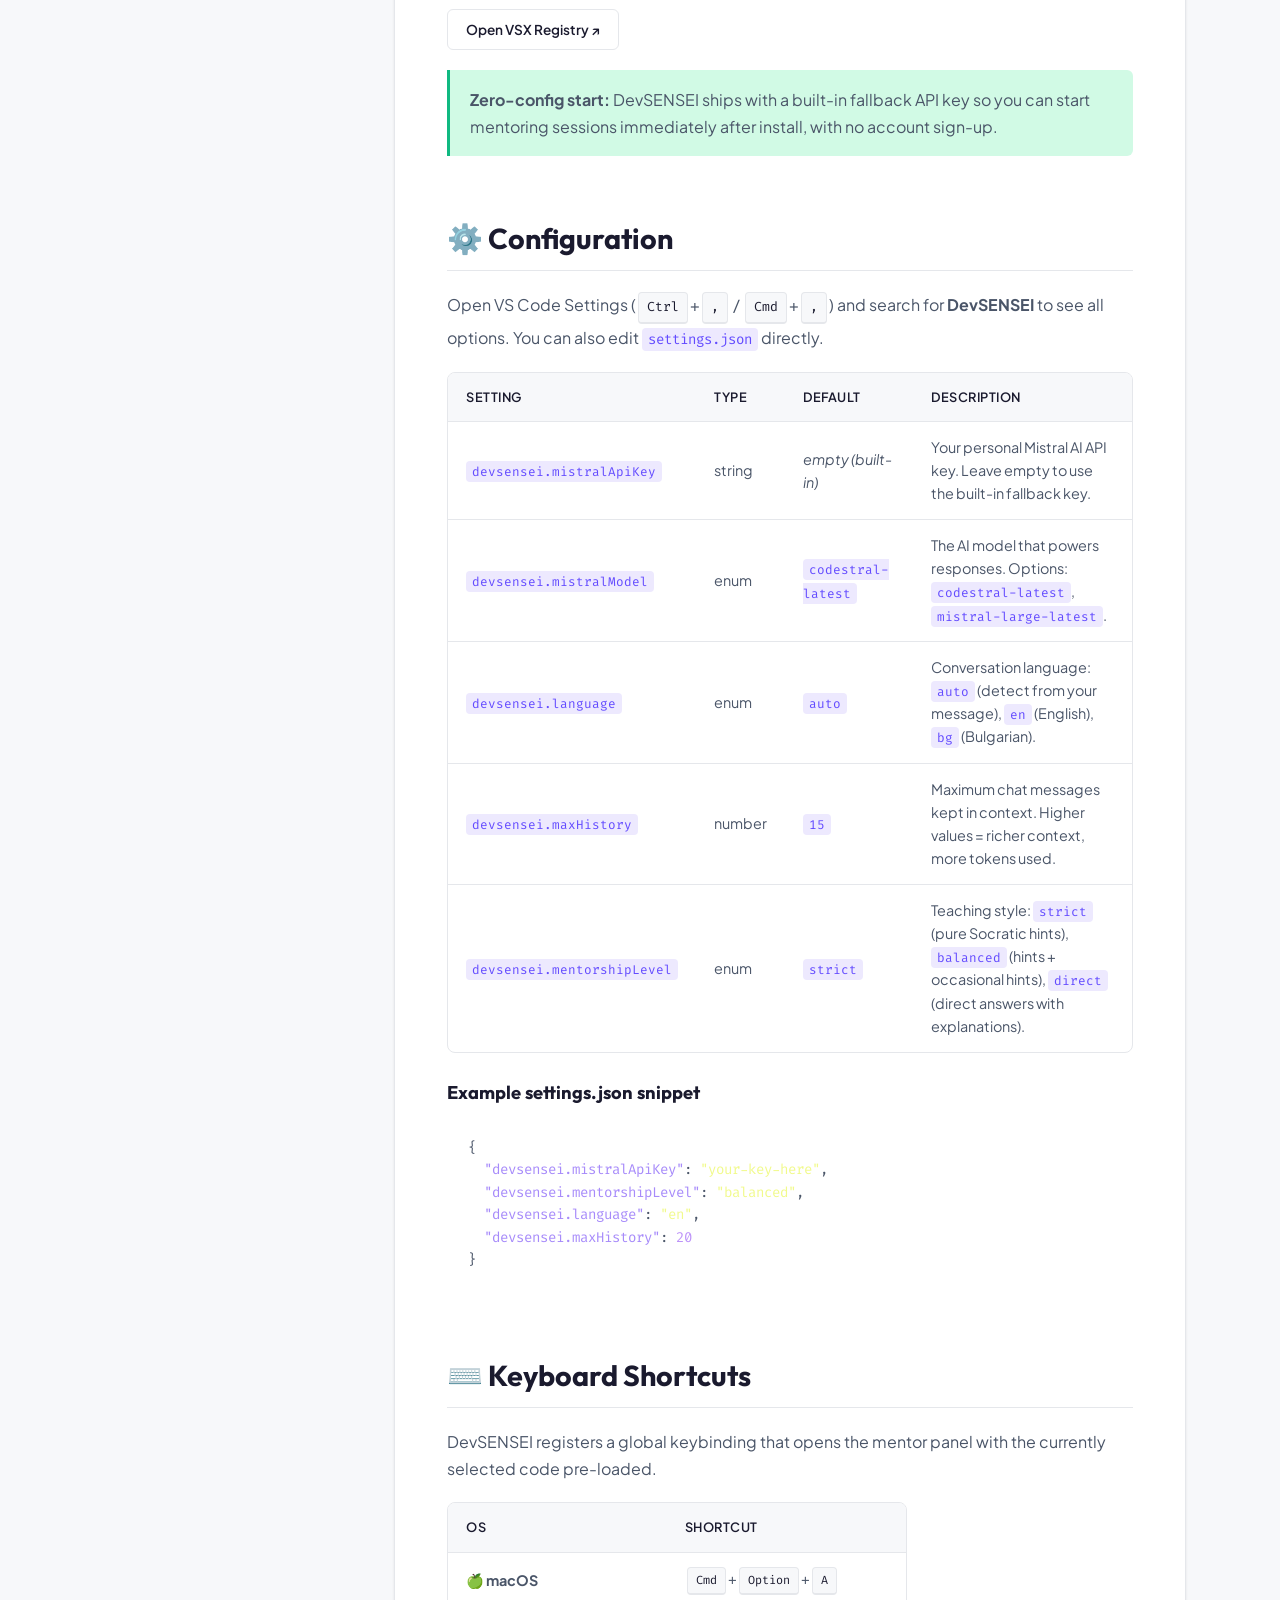
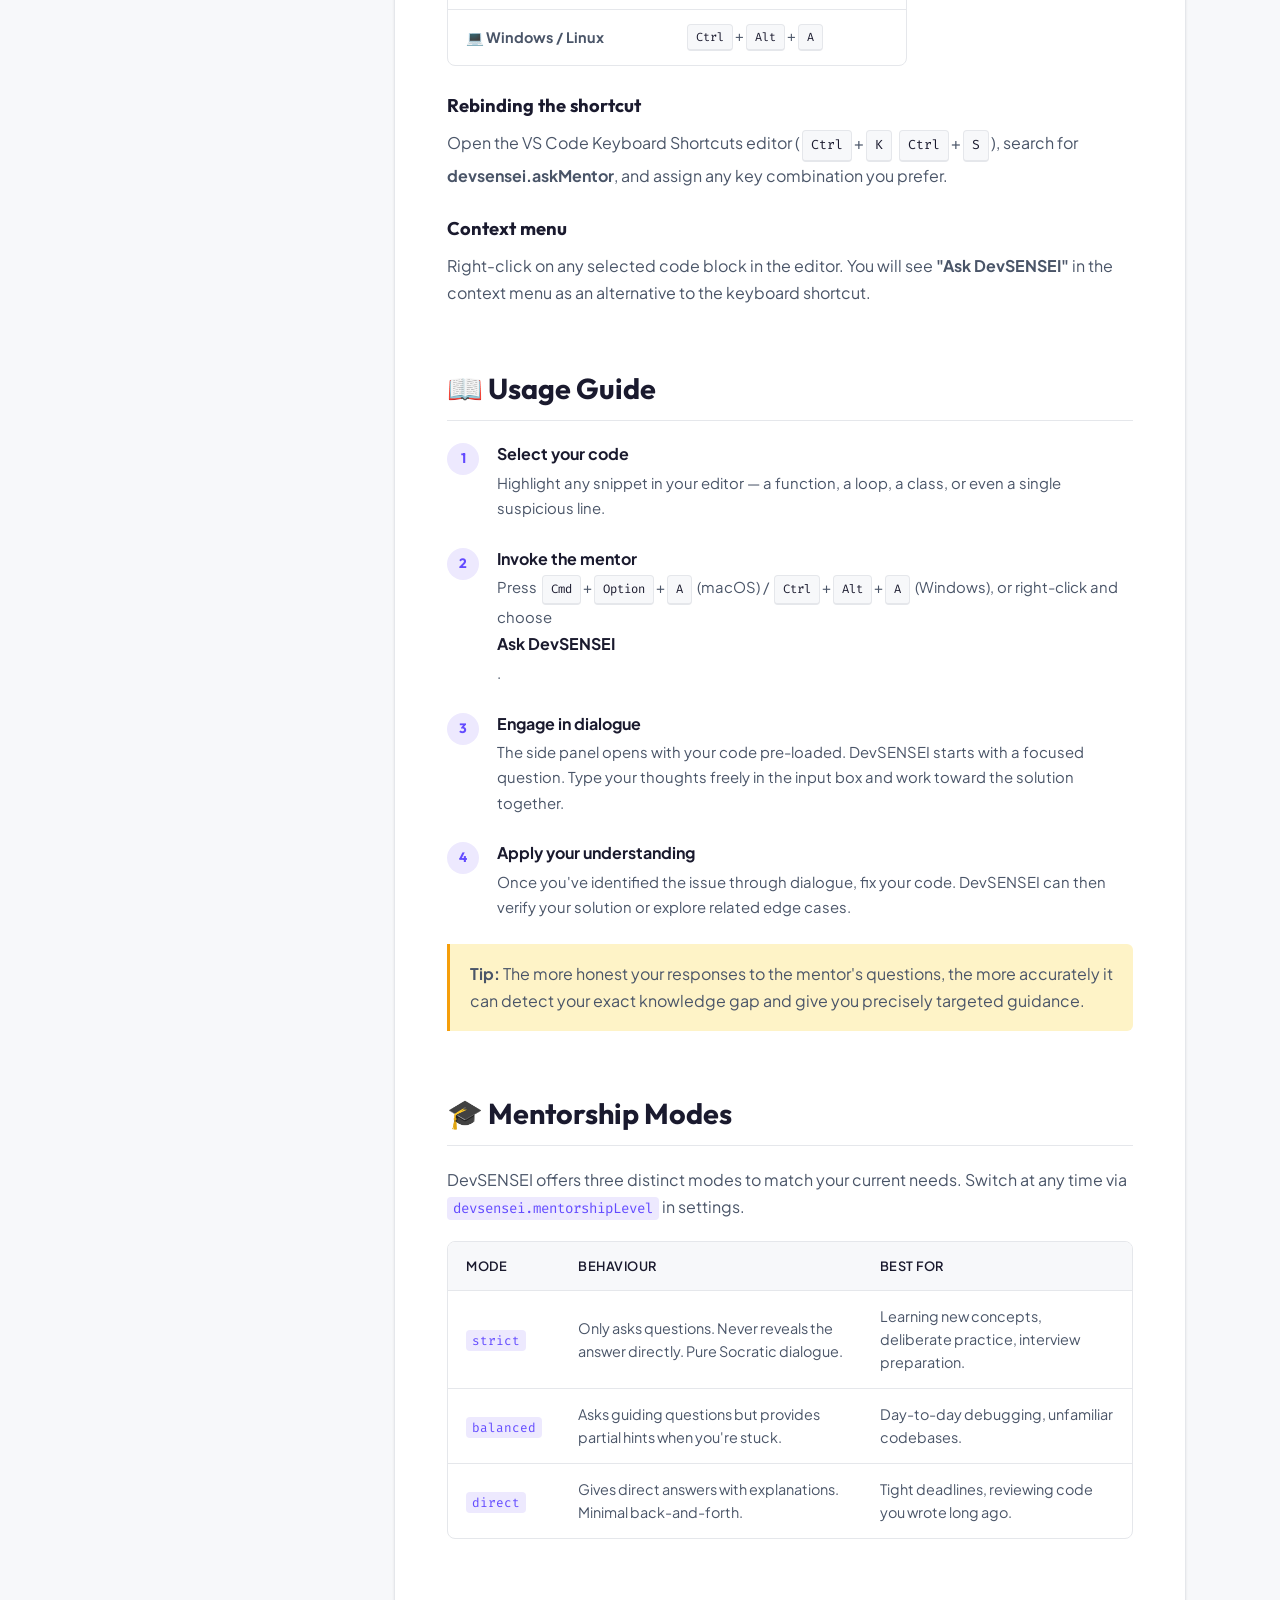
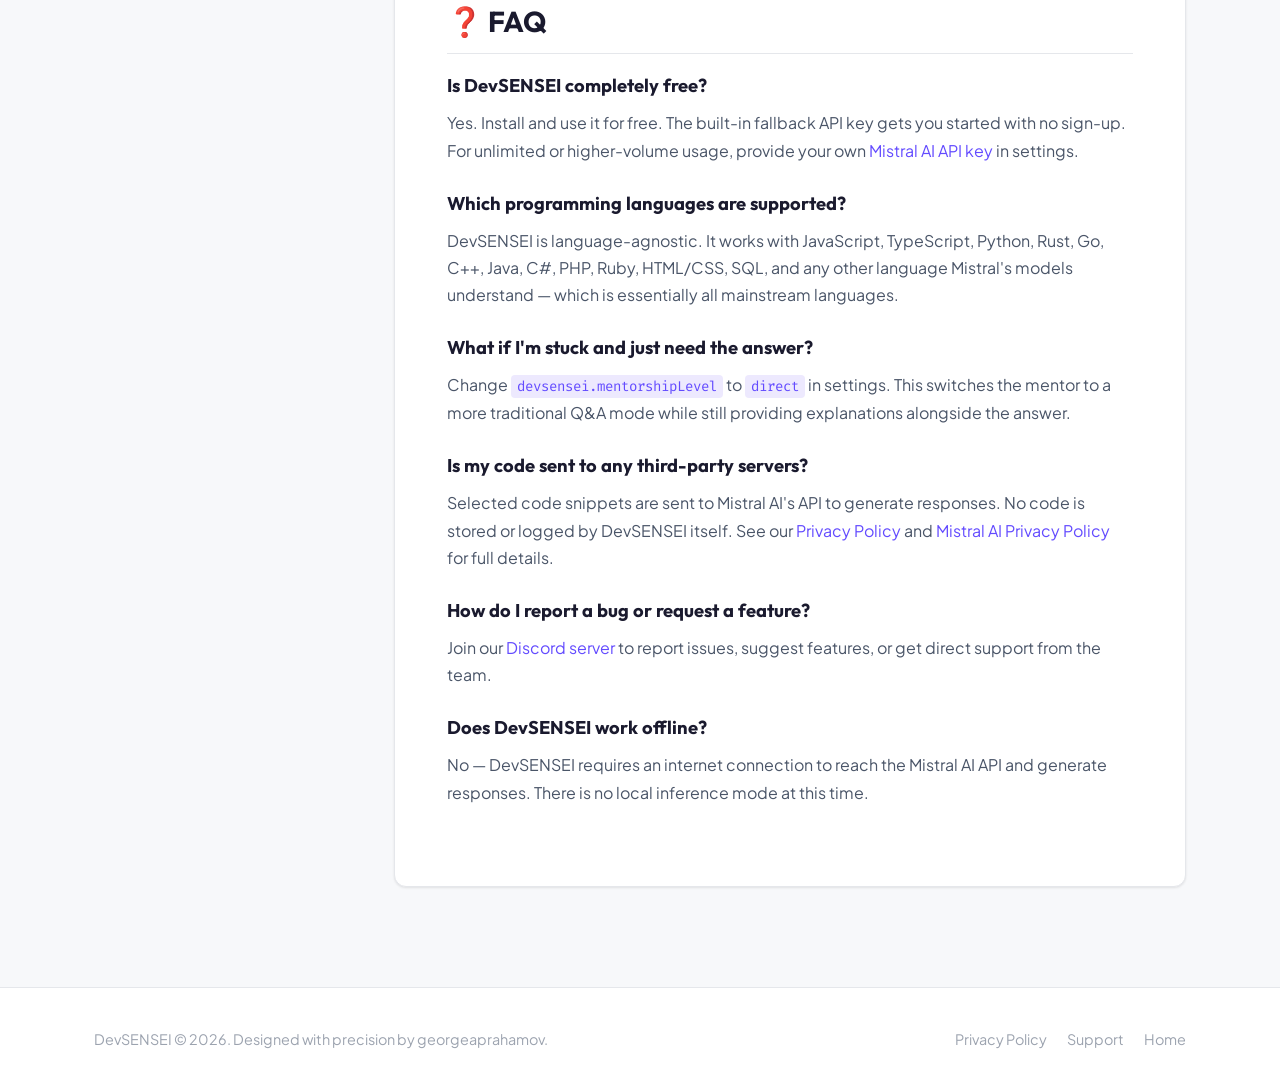
<file: docs.html>
<!DOCTYPE html>
<html lang="en">
<head>
    <meta charset="UTF-8">
    <meta name="viewport" content="width=device-width, initial-scale=1.0">
    <title>DevSENSEI | Documentation</title>
    <meta name="description" content="Full technical documentation and user guide for the DevSENSEI VS Code extension.">
    <link rel="preconnect" href="https://fonts.googleapis.com">
    <link rel="preconnect" href="https://fonts.gstatic.com" crossorigin>
    <link href="https://fonts.googleapis.com/css2?family=Outfit:wght@300;400;600;700;800;900&family=Plus+Jakarta+Sans:wght@300;400;500;600;700&family=Fira+Code:wght@400;500;600&display=swap" rel="stylesheet">
    <link rel="stylesheet" href="styles.css">
    <link rel="icon" href="data:image/svg+xml,<svg xmlns=%22http://www.w3.org/2000/svg%22 viewBox=%220 0 100 100%22><text y=%22.9em%22 font-size=%2290%22>🧠</text></svg>">
    <style>
        .docs-layout { padding: 120px 0 100px; background: var(--bg-gray); }
        .docs-grid {
            display: grid;
            grid-template-columns: 260px 1fr;
            gap: 40px;
            align-items: start;
        }
        .docs-sidebar {
            position: sticky;
            top: 100px;
            background: var(--bg-white);
            border: 1px solid var(--border-color);
            border-radius: 12px;
            padding: 24px;
            box-shadow: var(--shadow-sm);
        }
        .docs-sidebar-title {
            font-size: 0.75rem;
            text-transform: uppercase;
            letter-spacing: 1.2px;
            color: var(--text-muted);
            margin-bottom: 16px;
            padding-bottom: 12px;
            border-bottom: 1px solid var(--border-color);
        }
        .docs-nav-list { list-style: none; display: flex; flex-direction: column; gap: 4px; }
        .docs-nav-link {
            display: block;
            color: var(--text-body);
            font-size: 0.9rem;
            padding: 8px 12px;
            border-radius: 6px;
            transition: all 0.2s;
        }
        .docs-nav-link:hover, .docs-nav-link.active {
            color: var(--purple);
            background: var(--purple-light);
            padding-left: 16px;
        }
        .docs-nav-link.active { font-weight: 600; }
        .docs-nav-group { margin-top: 20px; }
        .docs-nav-group-label {
            font-size: 0.7rem;
            text-transform: uppercase;
            letter-spacing: 1px;
            color: var(--text-muted);
            padding: 0 12px;
            margin-bottom: 4px;
            margin-top: 8px;
        }
        .docs-panel {
            background: var(--bg-white);
            border: 1px solid var(--border-color);
            border-radius: 12px;
            padding: 52px;
            box-shadow: var(--shadow-sm);
        }
        .docs-section {
            margin-bottom: 64px;
            scroll-margin-top: 110px;
        }
        .docs-section:last-child { margin-bottom: 0; }
        .docs-section h2 {
            font-size: 1.8rem;
            margin-bottom: 20px;
            padding-bottom: 14px;
            border-bottom: 1px solid var(--border-color);
            display: flex;
            align-items: center;
            gap: 12px;
            color: var(--text-dark);
        }
        .docs-section h3 { font-size: 1.15rem; margin: 28px 0 12px; color: var(--text-dark); }
        .docs-section p { color: var(--text-body); margin-bottom: 16px; font-size: 1rem; line-height: 1.7; }
        .docs-section ul, .docs-section ol {
            color: var(--text-body);
            margin: 0 0 16px 24px;
            display: flex;
            flex-direction: column;
            gap: 8px;
            font-size: 1rem;
            line-height: 1.65;
        }
        .alert-box {
            background: var(--purple-light);
            border-left: 3px solid var(--purple);
            border-radius: 0 6px 6px 0;
            padding: 16px 20px;
            margin: 20px 0;
            font-size: 0.95rem;
            color: var(--text-body);
        }
        .alert-box.green { background: #D1FAE5; border-color: var(--green); }
        .alert-box.yellow { background: #FEF3C7; border-color: var(--orange); }
        .alert-box p { margin: 0; }
        .docs-table-wrap {
            overflow-x: auto;
            margin: 20px 0;
            border-radius: 8px;
            border: 1px solid var(--border-color);
        }
        .docs-table { width: 100%; border-collapse: collapse; font-size: 0.9rem; text-align: left; }
        .docs-table th, .docs-table td { padding: 14px 18px; border-bottom: 1px solid var(--border-color); }
        .docs-table th { background: var(--bg-gray); color: var(--text-dark); font-weight: 600; font-size: 0.8rem; text-transform: uppercase; letter-spacing: 0.5px; }
        .docs-table tr:last-child td { border-bottom: none; }
        .docs-table code { color: var(--purple); background: var(--purple-light); padding: 2px 6px; border-radius: 4px; }
        .docs-table td { color: var(--text-body); }
        kbd {
            display: inline-block;
            background: var(--bg-gray);
            border: 1px solid var(--border-color);
            border-bottom-width: 2px;
            padding: 3px 8px;
            border-radius: 4px;
            font-family: var(--font-code);
            font-size: 0.82em;
            color: var(--text-dark);
            margin: 0 2px;
        }
        .step-inline {
            display: flex;
            gap: 18px;
            align-items: flex-start;
            margin-bottom: 24px;
        }
        .step-inline-num {
            width: 32px; height: 32px;
            border-radius: 50%;
            background: var(--purple-light);
            display: flex; align-items: center; justify-content: center;
            font-family: var(--font-heading);
            font-weight: 700; font-size: 0.85rem;
            color: var(--purple);
            flex-shrink: 0;
            margin-top: 2px;
        }
        .step-inline-body { flex: 1; }
        .step-inline-body strong { display: block; color: var(--text-dark); margin-bottom: 4px; font-size: 1rem; }
        .step-inline-body p { margin: 0; font-size: 0.93rem; }
        .faq-item { margin-bottom: 28px; }
        .faq-item h3 { margin-top: 0; color: var(--text-dark); }
        .anchor-link {
            opacity: 0;
            margin-left: 8px;
            font-size: 0.75em;
            color: var(--purple);
            font-family: var(--font-code);
            font-weight: 400;
            transition: opacity 0.2s;
            text-decoration: none;
            vertical-align: middle;
        }
        .docs-section h2:hover .anchor-link { opacity: 1; }
        @media (max-width: 1024px) {
            .anchor-link { opacity: 0.4; }
        }
        @media (max-width: 1024px) {
            .docs-layout { padding: 100px 0 72px; }
            .docs-grid { grid-template-columns: 1fr; gap: 24px; }
            .docs-sidebar { position: relative; top: 0; }
            .docs-panel { padding: 32px 28px; }
            .docs-section h2 { font-size: 1.5rem; }
        }
        @media (max-width: 768px) {
            .docs-layout { padding: 84px 0 60px; }
            .docs-panel { padding: 24px 18px; }
            .docs-section { margin-bottom: 40px; }
            .docs-section h2 { font-size: 1.3rem; }
            .docs-section h3 { font-size: 1rem; margin: 20px 0 8px; }
            .docs-section p { font-size: 0.93rem; }
            .step-inline { gap: 12px; }
            .step-inline-num { width: 28px; height: 28px; font-size: 0.78rem; }
            .docs-table th, .docs-table td { padding: 10px 12px; font-size: 0.82rem; }
            .anchor-link { opacity: 0.5; }
        }
        @media (max-width: 480px) {
            .docs-panel { padding: 18px 14px; }
            .docs-sidebar { padding: 18px; }
            .docs-table-wrap { font-size: 0.8rem; }
            .docs-table th, .docs-table td { padding: 8px 10px; }
            pre { font-size: 0.78rem !important; overflow-x: auto; }
        }
    </style>
</head>
<body>

    <header class="main-header" id="main-header" style="background: var(--bg-white); border-bottom: 1px solid var(--border-color);">
        <div class="container header-container">
            <a href="index.html" class="logo-area">
                <img src="assets/logo_dark.png" alt="DevSENSEI Logo" class="brand-logo">
                <span class="brand-name">Dev<span class="text-primary">SENSEI</span></span>
            </a>
            <div class="header-actions">
                <a href="https://discord.gg/PtRqsBrBsg" target="_blank" rel="noopener noreferrer" class="btn btn-outline btn-sm">
                    Support
                </a>
                <a href="index.html" class="btn btn-primary btn-sm">← Back to site</a>
            </div>
        </div>
    </header>

    <main class="docs-layout">
        <div class="container docs-grid">

            <aside class="docs-sidebar">
                <p class="docs-sidebar-title">Documentation</p>
                <ul class="docs-nav-list">
                    <li><a href="#overview" class="docs-nav-link active">Overview</a></li>
                    <li><a href="#installation" class="docs-nav-link">Installation</a></li>
                    <li><a href="#configuration" class="docs-nav-link">Configuration</a></li>
                    <li><a href="#shortcuts" class="docs-nav-link">Keyboard Shortcuts</a></li>
                    <li><a href="#usage" class="docs-nav-link">Usage Guide</a></li>
                    <li><a href="#mentorship-modes" class="docs-nav-link">Mentorship Modes</a></li>
                    <li><a href="#faq" class="docs-nav-link">FAQ</a></li>
                </ul>
                <div style="margin-top: 28px; padding-top: 20px; border-top: 1px solid rgba(255,255,255,0.05);">
                    <p class="docs-nav-group-label" style="padding:0; margin-bottom: 12px;">Links</p>
                    <a href="https://marketplace.visualstudio.com/items?itemName=georgi-aprahamov-devsensei.devsensei" target="_blank" rel="noopener noreferrer" class="docs-nav-link" style="font-size:0.82rem">VS Code Marketplace ↗</a>
                    <a href="https://open-vsx.org/extension/georgi-aprahamov-devsensei/devsensei" target="_blank" rel="noopener noreferrer" class="docs-nav-link" style="font-size:0.82rem">Open VSX Registry ↗</a>
                    <a href="https://discord.gg/PtRqsBrBsg" target="_blank" rel="noopener noreferrer" class="docs-nav-link" style="font-size:0.82rem">Discord Support ↗</a>
                    <a href="privacy.html" class="docs-nav-link" style="font-size:0.82rem">Privacy Policy</a>
                </div>
            </aside>

            <article class="docs-panel">

                <!-- Overview -->
                <section class="docs-section" id="overview">
                    <h2>🧠 Overview <a href="#overview" class="anchor-link" aria-label="Link to Overview">#</a></h2>
                    <p>
                        <strong>DevSENSEI</strong> is an AI-powered Socratic coding mentor built directly into Visual Studio Code. Instead of generating copy-paste solutions, it guides you through targeted questions and hints — helping you understand <em>why</em> something is wrong, not just what to change.
                    </p>
                    <p>
                        It draws on the Socratic Method: a dialogue-based approach that builds lasting understanding by encouraging you to discover the answer yourself.
                    </p>
                    <div class="alert-box">
                        <p><strong>💡 Why Socratic?</strong> Research consistently shows that self-discovery of errors leads to deeper knowledge retention and builds the kind of critical engineering thinking that differentiates great developers.</p>
                    </div>

                    <h3>Key Capabilities</h3>
                    <ul>
                        <li><strong>Guided Debugging</strong> — pinpoints logical errors through leading questions rather than giving direct answers</li>
                        <li><strong>Intelligent Logic Auditing</strong> — analyses your code's control flow and surface surprising edge cases</li>
                        <li><strong>Architectural Advice</strong> — discusses design trade-offs and suggests structural improvements</li>
                        <li><strong>Real-time Streaming</strong> — responses appear token-by-token via SSE with zero perceived latency</li>
                        <li><strong>Context Awareness</strong> — understands the selected code block and surrounding file context</li>
                    </ul>
                </section>

                <!-- Installation -->
                <section class="docs-section" id="installation">
                    <h2>🚀 Installation <a href="#installation" class="anchor-link" aria-label="Link to Installation">#</a></h2>
                    <p>DevSENSEI can be installed from either the VS Code Marketplace or the Open VSX Registry (for VS Codium / other editors).</p>

                    <h3>Option A — VS Code Marketplace (recommended)</h3>
                    <div class="step-inline">
                        <div class="step-inline-num">1</div>
                        <div class="step-inline-body">
                            <strong>Open the Extensions panel</strong>
                            <p>Press <kbd>Ctrl</kbd>+<kbd>Shift</kbd>+<kbd>X</kbd> (Windows/Linux) or <kbd>Cmd</kbd>+<kbd>Shift</kbd>+<kbd>X</kbd> (macOS) inside VS Code.</p>
                        </div>
                    </div>
                    <div class="step-inline">
                        <div class="step-inline-num">2</div>
                        <div class="step-inline-body">
                            <strong>Search for DevSENSEI</strong>
                            <p>Type <strong>DevSENSEI</strong> in the search box and look for the extension published by <em>georgeaprahamov</em>.</p>
                        </div>
                    </div>
                    <div class="step-inline">
                        <div class="step-inline-num">3</div>
                        <div class="step-inline-body">
                            <strong>Click Install</strong>
                            <p>The extension activates immediately. No restart required, no API key needed to start.</p>
                        </div>
                    </div>

                    <p style="margin-top:8px">
                        <a href="https://marketplace.visualstudio.com/items?itemName=georgi-aprahamov-devsensei.devsensei" target="_blank" rel="noopener noreferrer" class="btn btn-primary btn-sm">Open VS Code Marketplace ↗</a>
                    </p>

                    <h3>Option B — Open VSX Registry</h3>
                    <p>For VS Codium, Gitpod, Eclipse Theia, or any editor that uses Open VSX:</p>
                    <p>
                        <a href="https://open-vsx.org/extension/georgi-aprahamov-devsensei/devsensei" target="_blank" rel="noopener noreferrer" class="btn btn-outline btn-sm">Open VSX Registry ↗</a>
                    </p>

                    <div class="alert-box green">
                        <p><strong>Zero-config start:</strong> DevSENSEI ships with a built-in fallback API key so you can start mentoring sessions immediately after install, with no account sign-up.</p>
                    </div>
                </section>

                <!-- Configuration -->
                <section class="docs-section" id="configuration">
                    <h2>⚙️ Configuration <a href="#configuration" class="anchor-link" aria-label="Link to Configuration">#</a></h2>
                    <p>
                        Open VS Code Settings (<kbd>Ctrl</kbd>+<kbd>,</kbd> / <kbd>Cmd</kbd>+<kbd>,</kbd>) and search for <strong>DevSENSEI</strong> to see all options. You can also edit <code>settings.json</code> directly.
                    </p>

                    <div class="docs-table-wrap">
                        <table class="docs-table">
                            <thead>
                                <tr>
                                    <th>Setting</th>
                                    <th>Type</th>
                                    <th>Default</th>
                                    <th>Description</th>
                                </tr>
                            </thead>
                            <tbody>
                                <tr>
                                    <td><code>devsensei.mistralApiKey</code></td>
                                    <td>string</td>
                                    <td><em>empty (built-in)</em></td>
                                    <td>Your personal Mistral AI API key. Leave empty to use the built-in fallback key.</td>
                                </tr>
                                <tr>
                                    <td><code>devsensei.mistralModel</code></td>
                                    <td>enum</td>
                                    <td><code>codestral-latest</code></td>
                                    <td>The AI model that powers responses. Options: <code>codestral-latest</code>, <code>mistral-large-latest</code>.</td>
                                </tr>
                                <tr>
                                    <td><code>devsensei.language</code></td>
                                    <td>enum</td>
                                    <td><code>auto</code></td>
                                    <td>Conversation language: <code>auto</code> (detect from your message), <code>en</code> (English), <code>bg</code> (Bulgarian).</td>
                                </tr>
                                <tr>
                                    <td><code>devsensei.maxHistory</code></td>
                                    <td>number</td>
                                    <td><code>15</code></td>
                                    <td>Maximum chat messages kept in context. Higher values = richer context, more tokens used.</td>
                                </tr>
                                <tr>
                                    <td><code>devsensei.mentorshipLevel</code></td>
                                    <td>enum</td>
                                    <td><code>strict</code></td>
                                    <td>Teaching style: <code>strict</code> (pure Socratic hints), <code>balanced</code> (hints + occasional hints), <code>direct</code> (direct answers with explanations).</td>
                                </tr>
                            </tbody>
                        </table>
                    </div>

                    <h3>Example settings.json snippet</h3>
                    <pre style="background:var(--bg);border:1px solid rgba(255,255,255,0.07);border-radius:var(--radius-md);padding:20px;font-family:var(--font-code);font-size:0.88rem;color:var(--text-normal);overflow-x:auto;line-height:1.6">{
  <span style="color:#A78BFA">"devsensei.mistralApiKey"</span>: <span style="color:#F1FA8C">"your-key-here"</span>,
  <span style="color:#A78BFA">"devsensei.mentorshipLevel"</span>: <span style="color:#F1FA8C">"balanced"</span>,
  <span style="color:#A78BFA">"devsensei.language"</span>: <span style="color:#F1FA8C">"en"</span>,
  <span style="color:#A78BFA">"devsensei.maxHistory"</span>: <span style="color:#BD93F9">20</span>
}</pre>
                </section>

                <!-- Keyboard Shortcuts -->
                <section class="docs-section" id="shortcuts">
                    <h2>⌨️ Keyboard Shortcuts <a href="#shortcuts" class="anchor-link" aria-label="Link to Keyboard Shortcuts">#</a></h2>
                    <p>DevSENSEI registers a global keybinding that opens the mentor panel with the currently selected code pre-loaded.</p>

                    <div class="docs-table-wrap" style="max-width:460px">
                        <table class="docs-table">
                            <thead>
                                <tr><th>OS</th><th>Shortcut</th></tr>
                            </thead>
                            <tbody>
                                <tr>
                                    <td>🍏 <strong>macOS</strong></td>
                                    <td><kbd>Cmd</kbd>+<kbd>Option</kbd>+<kbd>A</kbd></td>
                                </tr>
                                <tr>
                                    <td>💻 <strong>Windows / Linux</strong></td>
                                    <td><kbd>Ctrl</kbd>+<kbd>Alt</kbd>+<kbd>A</kbd></td>
                                </tr>
                            </tbody>
                        </table>
                    </div>

                    <h3>Rebinding the shortcut</h3>
                    <p>Open the VS Code Keyboard Shortcuts editor (<kbd>Ctrl</kbd>+<kbd>K</kbd> <kbd>Ctrl</kbd>+<kbd>S</kbd>), search for <strong>devsensei.askMentor</strong>, and assign any key combination you prefer.</p>

                    <h3>Context menu</h3>
                    <p>Right-click on any selected code block in the editor. You will see <strong>"Ask DevSENSEI"</strong> in the context menu as an alternative to the keyboard shortcut.</p>
                </section>

                <!-- Usage Guide -->
                <section class="docs-section" id="usage">
                    <h2>📖 Usage Guide <a href="#usage" class="anchor-link" aria-label="Link to Usage Guide">#</a></h2>

                    <div class="step-inline">
                        <div class="step-inline-num">1</div>
                        <div class="step-inline-body">
                            <strong>Select your code</strong>
                            <p>Highlight any snippet in your editor — a function, a loop, a class, or even a single suspicious line.</p>
                        </div>
                    </div>
                    <div class="step-inline">
                        <div class="step-inline-num">2</div>
                        <div class="step-inline-body">
                            <strong>Invoke the mentor</strong>
                            <p>Press <kbd>Cmd</kbd>+<kbd>Option</kbd>+<kbd>A</kbd> (macOS) / <kbd>Ctrl</kbd>+<kbd>Alt</kbd>+<kbd>A</kbd> (Windows), or right-click and choose <strong>Ask DevSENSEI</strong>.</p>
                        </div>
                    </div>
                    <div class="step-inline">
                        <div class="step-inline-num">3</div>
                        <div class="step-inline-body">
                            <strong>Engage in dialogue</strong>
                            <p>The side panel opens with your code pre-loaded. DevSENSEI starts with a focused question. Type your thoughts freely in the input box and work toward the solution together.</p>
                        </div>
                    </div>
                    <div class="step-inline">
                        <div class="step-inline-num">4</div>
                        <div class="step-inline-body">
                            <strong>Apply your understanding</strong>
                            <p>Once you've identified the issue through dialogue, fix your code. DevSENSEI can then verify your solution or explore related edge cases.</p>
                        </div>
                    </div>

                    <div class="alert-box yellow">
                        <p><strong>Tip:</strong> The more honest your responses to the mentor's questions, the more accurately it can detect your exact knowledge gap and give you precisely targeted guidance.</p>
                    </div>
                </section>

                <!-- Mentorship Modes -->
                <section class="docs-section" id="mentorship-modes">
                    <h2>🎓 Mentorship Modes <a href="#mentorship-modes" class="anchor-link" aria-label="Link to Mentorship Modes">#</a></h2>
                    <p>DevSENSEI offers three distinct modes to match your current needs. Switch at any time via <code>devsensei.mentorshipLevel</code> in settings.</p>

                    <div class="docs-table-wrap">
                        <table class="docs-table">
                            <thead>
                                <tr><th>Mode</th><th>Behaviour</th><th>Best for</th></tr>
                            </thead>
                            <tbody>
                                <tr>
                                    <td><code>strict</code></td>
                                    <td>Only asks questions. Never reveals the answer directly. Pure Socratic dialogue.</td>
                                    <td>Learning new concepts, deliberate practice, interview preparation.</td>
                                </tr>
                                <tr>
                                    <td><code>balanced</code></td>
                                    <td>Asks guiding questions but provides partial hints when you're stuck.</td>
                                    <td>Day-to-day debugging, unfamiliar codebases.</td>
                                </tr>
                                <tr>
                                    <td><code>direct</code></td>
                                    <td>Gives direct answers with explanations. Minimal back-and-forth.</td>
                                    <td>Tight deadlines, reviewing code you wrote long ago.</td>
                                </tr>
                            </tbody>
                        </table>
                    </div>
                </section>

                <!-- FAQ -->
                <section class="docs-section" id="faq">
                    <h2>❓ FAQ <a href="#faq" class="anchor-link" aria-label="Link to FAQ">#</a></h2>

                    <div class="faq-item">
                        <h3>Is DevSENSEI completely free?</h3>
                        <p>Yes. Install and use it for free. The built-in fallback API key gets you started with no sign-up. For unlimited or higher-volume usage, provide your own <a href="https://console.mistral.ai" target="_blank" rel="noopener noreferrer" style="color:var(--purple)">Mistral AI API key</a> in settings.</p>
                    </div>

                    <div class="faq-item">
                        <h3>Which programming languages are supported?</h3>
                        <p>DevSENSEI is language-agnostic. It works with JavaScript, TypeScript, Python, Rust, Go, C++, Java, C#, PHP, Ruby, HTML/CSS, SQL, and any other language Mistral's models understand — which is essentially all mainstream languages.</p>
                    </div>

                    <div class="faq-item">
                        <h3>What if I'm stuck and just need the answer?</h3>
                        <p>Change <code>devsensei.mentorshipLevel</code> to <code>direct</code> in settings. This switches the mentor to a more traditional Q&A mode while still providing explanations alongside the answer.</p>
                    </div>

                    <div class="faq-item">
                        <h3>Is my code sent to any third-party servers?</h3>
                        <p>Selected code snippets are sent to Mistral AI's API to generate responses. No code is stored or logged by DevSENSEI itself. See our <a href="privacy.html" style="color:var(--purple)">Privacy Policy</a> and <a href="https://mistral.ai/privacy" target="_blank" rel="noopener noreferrer" style="color:var(--purple)">Mistral AI Privacy Policy</a> for full details.</p>
                    </div>

                    <div class="faq-item">
                        <h3>How do I report a bug or request a feature?</h3>
                        <p>Join our <a href="https://discord.gg/PtRqsBrBsg" target="_blank" rel="noopener noreferrer" style="color:var(--purple)">Discord server</a> to report issues, suggest features, or get direct support from the team.</p>
                    </div>

                    <div class="faq-item">
                        <h3>Does DevSENSEI work offline?</h3>
                        <p>No — DevSENSEI requires an internet connection to reach the Mistral AI API and generate responses. There is no local inference mode at this time.</p>
                    </div>
                </section>

            </article>
        </div>
    </main>

    <footer class="main-footer" style="background: white; border-top: 1px solid var(--border-color); padding: 40px 0;">
        <div class="container footer-bottom" style="display:flex; justify-content:space-between; align-items:center;">
            <p style="color:var(--text-muted); font-size:0.9rem;">DevSENSEI &copy; 2026. Designed with precision by georgeaprahamov.</p>
            <div class="footer-bottom-links" style="display:flex; gap:20px;">
                <a href="privacy.html" style="color:var(--text-muted); font-size:0.9rem;">Privacy Policy</a>
                <a href="https://discord.gg/PtRqsBrBsg" target="_blank" rel="noopener noreferrer" style="color:var(--text-muted); font-size:0.9rem;">Support</a>
                <a href="index.html" style="color:var(--text-muted); font-size:0.9rem;">Home</a>
            </div>
        </div>
    </footer>

    <script src="cookies.js"></script>
    <script>
        document.addEventListener('DOMContentLoaded', () => {
            const sections = document.querySelectorAll('.docs-section');
            const links = document.querySelectorAll('.docs-nav-link');

            const observer = new IntersectionObserver(entries => {
                entries.forEach(entry => {
                    if (entry.isIntersecting) {
                        links.forEach(l => l.classList.remove('active'));
                        const active = document.querySelector(`.docs-nav-link[href="#${entry.target.id}"]`);
                        active?.classList.add('active');
                    }
                });
            }, { rootMargin: '-30% 0px -60% 0px' });

            sections.forEach(s => observer.observe(s));

            links.forEach(link => {
                link.addEventListener('click', e => {
                    e.preventDefault();
                    const el = document.querySelector(link.getAttribute('href'));
                    el?.scrollIntoView({ behavior: 'smooth', block: 'start' });
                });
            });

            const header = document.getElementById('main-header');
            window.addEventListener('scroll', () => {
                if (!header) return;
                if (window.scrollY > 40) {
                    header.style.background = 'rgba(255, 255, 255, 0.98)';
                    header.style.boxShadow = '0 4px 20px rgba(0, 0, 0, 0.05)';
                } else {
                    header.style.background = 'var(--bg-white)';
                    header.style.boxShadow = 'none';
                }
            }, { passive: true });
        });
    </script>
</body>
</html>
</file>
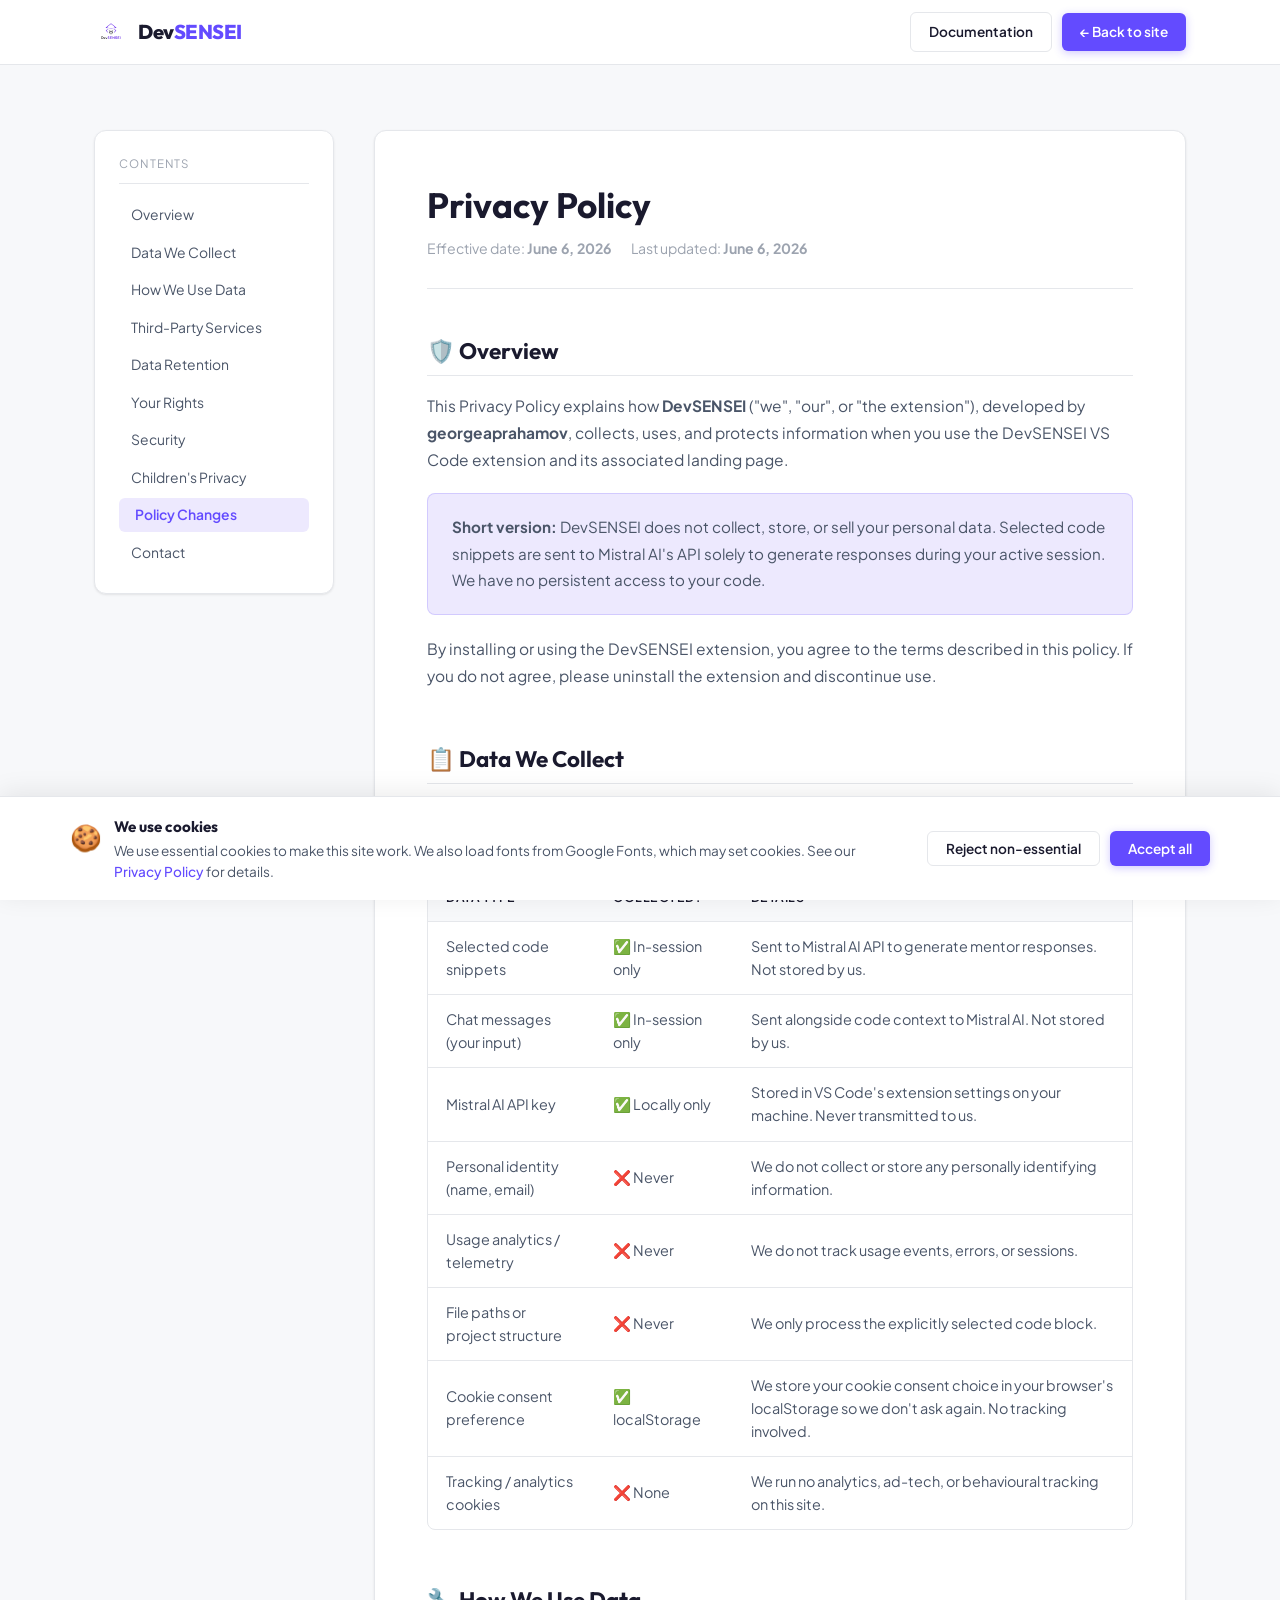
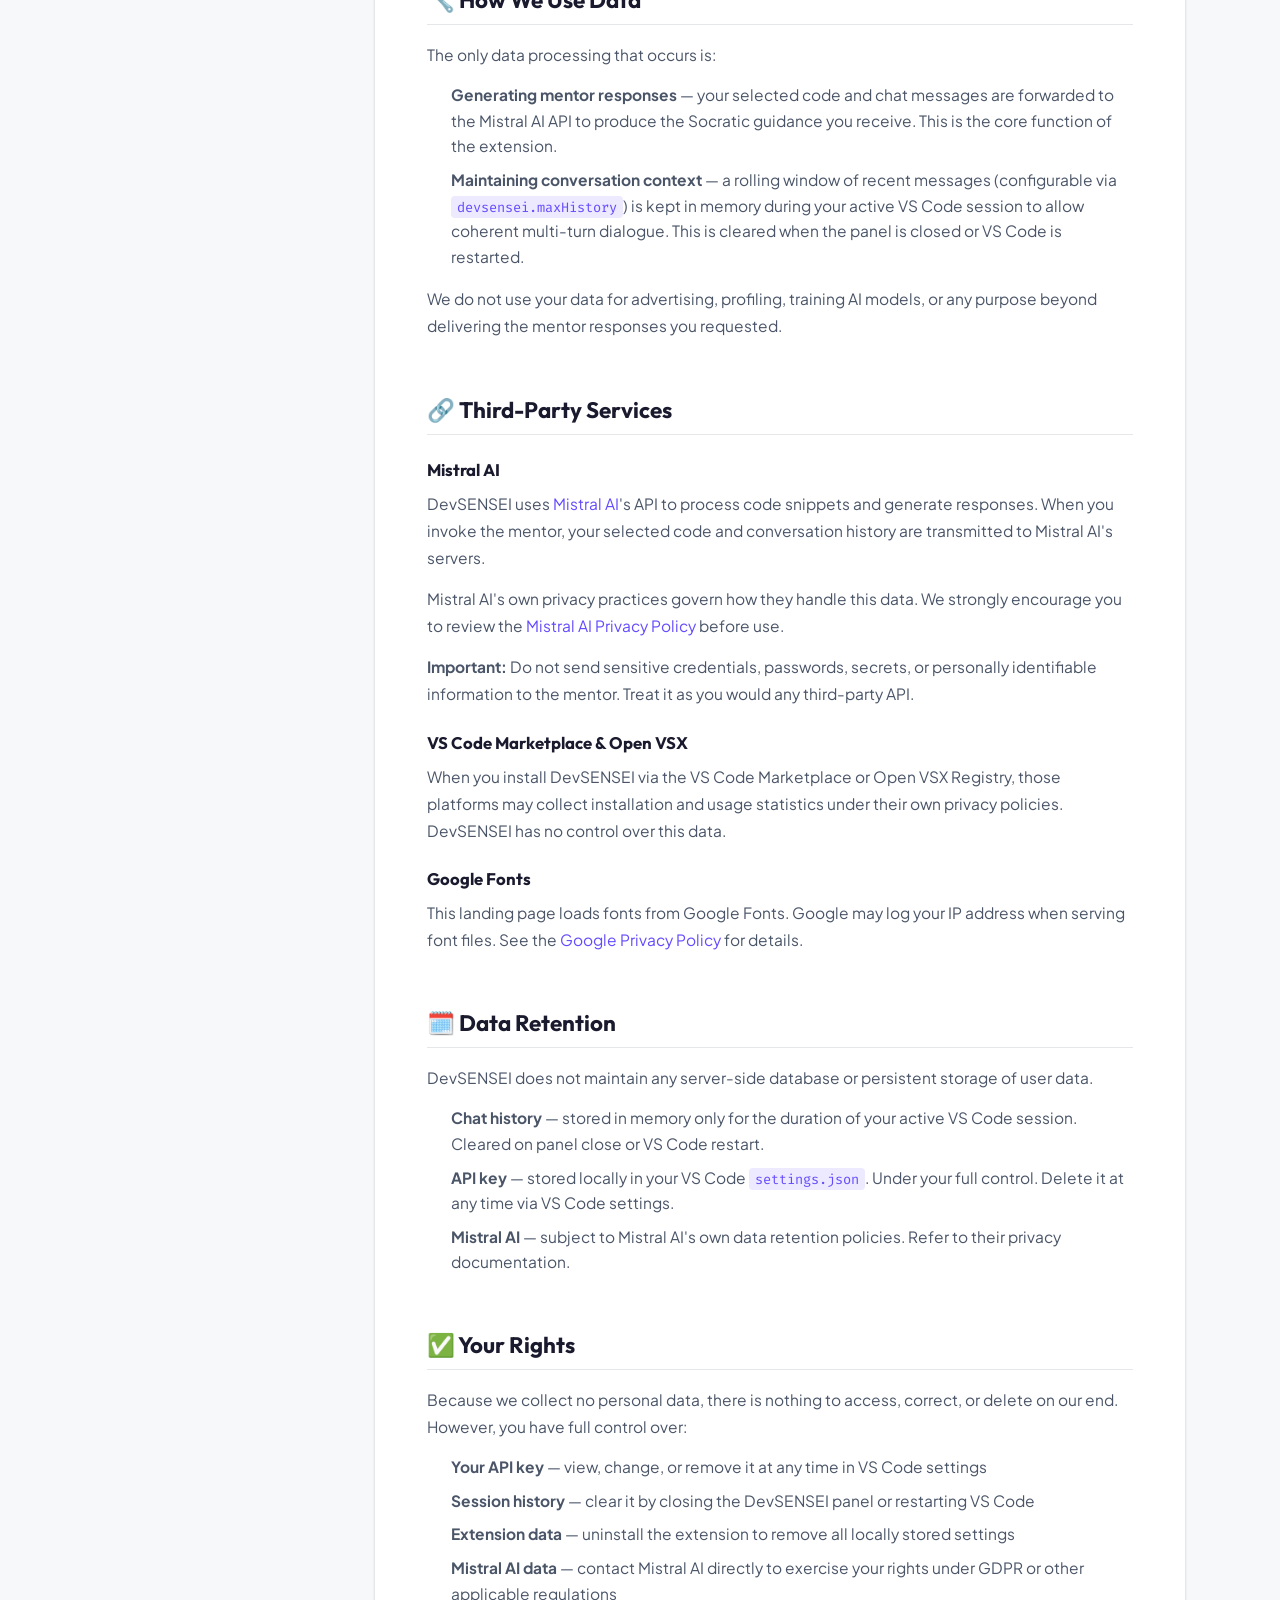
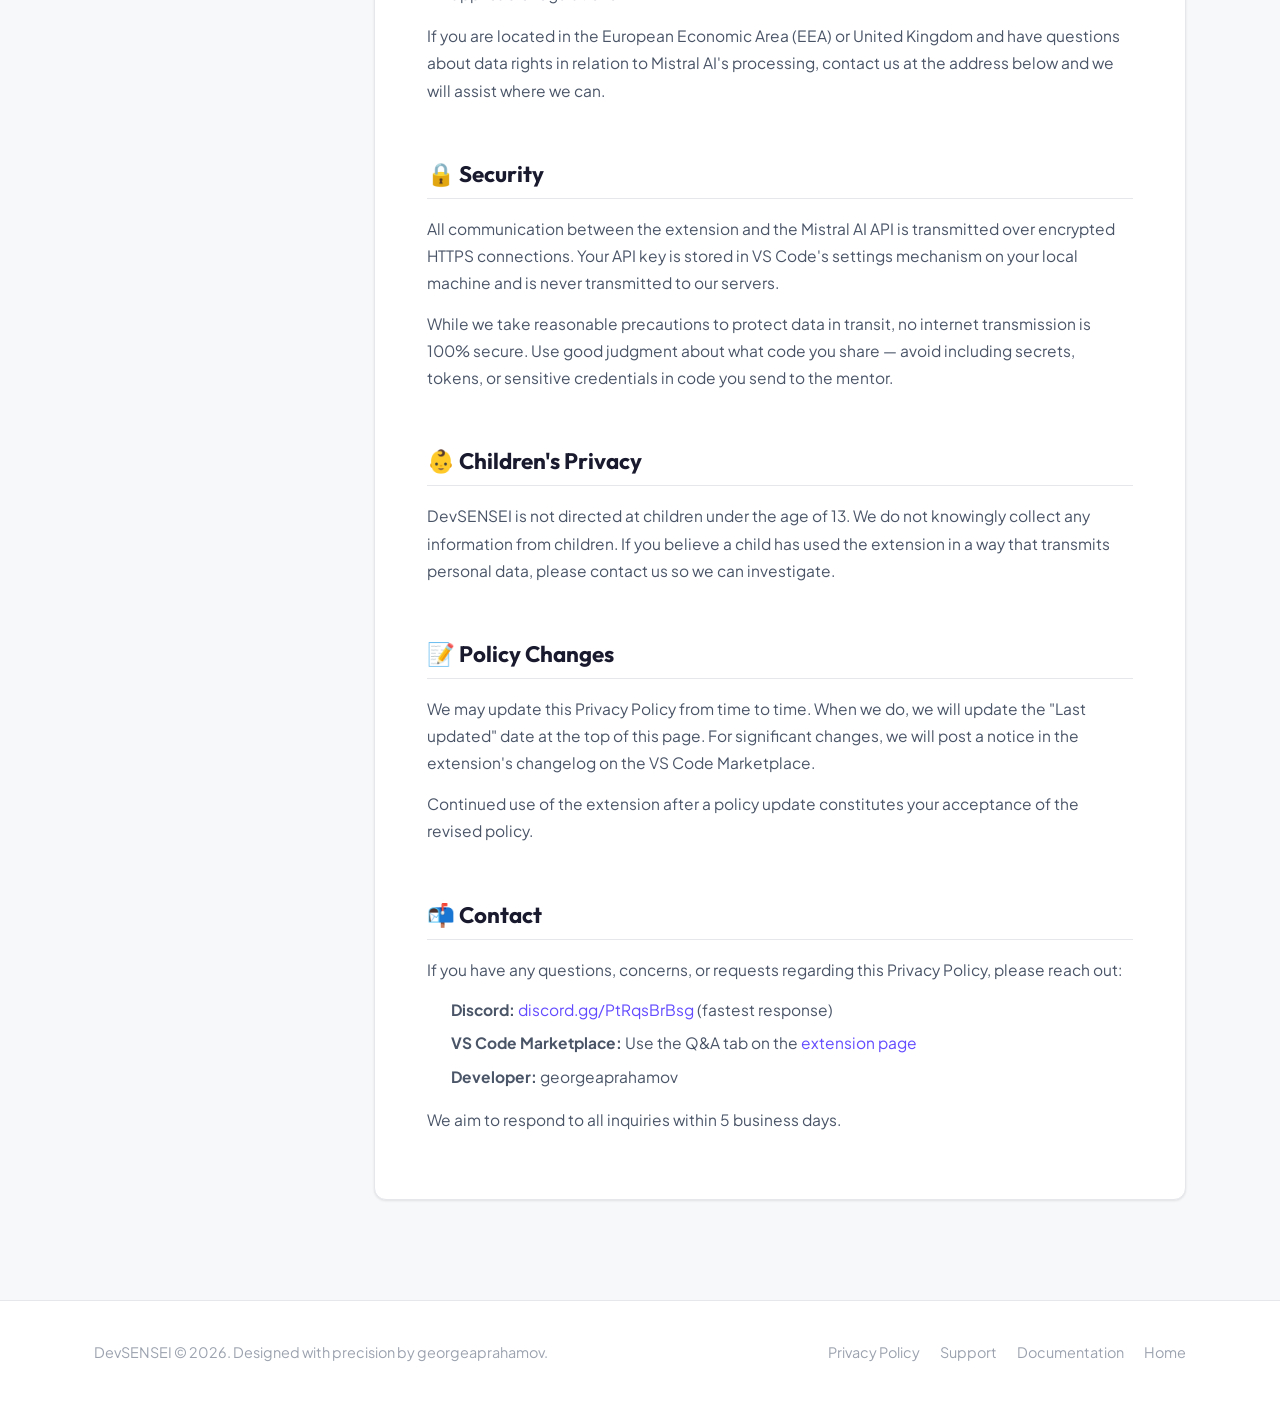
<file: privacy.html>
<!DOCTYPE html>
<html lang="en">
<head>
    <meta charset="UTF-8">
    <meta name="viewport" content="width=device-width, initial-scale=1.0">
    <title>DevSENSEI | Privacy Policy</title>
    <meta name="description" content="Privacy Policy for the DevSENSEI VS Code extension and website.">
    <link rel="preconnect" href="https://fonts.googleapis.com">
    <link rel="preconnect" href="https://fonts.gstatic.com" crossorigin>
    <link href="https://fonts.googleapis.com/css2?family=Outfit:wght@300;400;600;700;800;900&family=Plus+Jakarta+Sans:wght@300;400;500;600;700&family=Fira+Code:wght@400;500;600&display=swap" rel="stylesheet">
    <link rel="stylesheet" href="styles.css">
    <link rel="icon" href="data:image/svg+xml,<svg xmlns=%22http://www.w3.org/2000/svg%22 viewBox=%220 0 100 100%22><text y=%22.9em%22 font-size=%2290%22>🧠</text></svg>">
    <style>
        .policy-layout { padding: 130px 0 100px; background: var(--bg-gray); }
        .policy-grid {
            display: grid;
            grid-template-columns: 240px 1fr;
            gap: 40px;
            align-items: start;
        }
        .policy-sidebar {
            position: sticky;
            top: 100px;
            background: var(--bg-white);
            border: 1px solid var(--border-color);
            border-radius: 12px;
            padding: 24px;
            box-shadow: var(--shadow-sm);
        }
        .policy-sidebar-title {
            font-size: 0.72rem;
            text-transform: uppercase;
            letter-spacing: 1.2px;
            color: var(--text-muted);
            margin-bottom: 14px;
            padding-bottom: 10px;
            border-bottom: 1px solid var(--border-color);
        }
        .policy-nav-list { list-style: none; display: flex; flex-direction: column; gap: 4px; }
        .policy-nav-link {
            display: block;
            color: var(--text-body);
            font-size: 0.87rem;
            padding: 7px 12px;
            border-radius: 6px;
            transition: all 0.2s;
            line-height: 1.4;
        }
        .policy-nav-link:hover, .policy-nav-link.active {
            color: var(--purple);
            background: var(--purple-light);
            padding-left: 16px;
        }
        .policy-nav-link.active { font-weight: 600; }
        .policy-panel {
            background: var(--bg-white);
            border: 1px solid var(--border-color);
            border-radius: 12px;
            padding: 52px;
            box-shadow: var(--shadow-sm);
        }
        .policy-header { margin-bottom: 48px; padding-bottom: 28px; border-bottom: 1px solid var(--border-color); }
        .policy-header h1 { font-size: 2.2rem; margin-bottom: 10px; color: var(--text-dark); }
        .policy-meta { color: var(--text-muted); font-size: 0.88rem; display: flex; gap: 20px; flex-wrap: wrap; }
        .policy-section { margin-bottom: 56px; scroll-margin-top: 110px; }
        .policy-section:last-child { margin-bottom: 0; }
        .policy-section h2 {
            font-size: 1.4rem;
            margin-bottom: 16px;
            padding-bottom: 10px;
            border-bottom: 1px solid var(--border-color);
            display: flex;
            align-items: center;
            gap: 10px;
            color: var(--text-dark);
        }
        .policy-section h3 { font-size: 1.05rem; margin: 24px 0 10px; color: var(--text-dark); }
        .policy-section p { color: var(--text-body); margin-bottom: 14px; font-size: 0.97rem; line-height: 1.75; }
        .policy-section ul {
            color: var(--text-body);
            margin: 0 0 16px 24px;
            display: flex; flex-direction: column;
            gap: 8px;
            font-size: 0.97rem;
            line-height: 1.65;
        }
        .policy-section a { color: var(--purple); }
        .policy-section a:hover { text-decoration: underline; }
        .highlight-box {
            background: var(--purple-light);
            border: 1px solid rgba(99, 75, 255, 0.2);
            border-radius: 8px;
            padding: 20px 24px;
            margin: 20px 0;
            color: var(--text-body);
        }
        .highlight-box p { margin: 0; font-size: 0.95rem; }
        .data-table-wrap {
            overflow-x: auto;
            margin: 20px 0;
            border-radius: 8px;
            border: 1px solid var(--border-color);
        }
        .data-table { width: 100%; border-collapse: collapse; font-size: 0.9rem; text-align: left; }
        .data-table th, .data-table td { padding: 13px 18px; border-bottom: 1px solid var(--border-color); }
        .data-table th { background: var(--bg-gray); color: var(--text-dark); font-weight: 600; font-size: 0.78rem; text-transform: uppercase; letter-spacing: 0.5px; }
        .data-table tr:last-child td { border-bottom: none; }
        .data-table td { color: var(--text-body); }
        @media (max-width: 1024px) {
            .policy-layout { padding: 100px 0 72px; }
            .policy-grid { grid-template-columns: 1fr; gap: 24px; }
            .policy-sidebar { position: relative; top: 0; }
            .policy-panel { padding: 32px 28px; }
            .policy-header h1 { font-size: 1.8rem; }
        }
        @media (max-width: 768px) {
            .policy-layout { padding: 84px 0 60px; }
            .policy-panel { padding: 24px 18px; }
            .policy-section { margin-bottom: 40px; }
            .policy-section h2 { font-size: 1.2rem; }
            .policy-section h3 { font-size: 1rem; margin: 18px 0 8px; }
            .policy-section p,
            .policy-section ul { font-size: 0.92rem; }
            .policy-header h1 { font-size: 1.6rem; }
            .data-table th, .data-table td { padding: 10px 12px; font-size: 0.82rem; }
            .highlight-box { padding: 14px 16px; }
        }
        @media (max-width: 480px) {
            .policy-panel { padding: 18px 14px; }
            .policy-sidebar { padding: 18px; }
            .data-table-wrap { font-size: 0.8rem; }
            .data-table th, .data-table td { padding: 8px 10px; }
            .policy-header h1 { font-size: 1.4rem; }
        }
    </style>
</head>
<body>

    <header class="main-header" id="main-header" style="background: var(--bg-white); border-bottom: 1px solid var(--border-color);">
        <div class="container header-container">
            <a href="index.html" class="logo-area">
                <img src="assets/logo_dark.png" alt="DevSENSEI Logo" class="brand-logo">
                <span class="brand-name">Dev<span class="text-primary">SENSEI</span></span>
            </a>
            <div class="header-actions">
                <a href="docs.html" class="btn btn-outline btn-sm">Documentation</a>
                <a href="index.html" class="btn btn-primary btn-sm">← Back to site</a>
            </div>
        </div>
    </header>

    <main class="policy-layout">
        <div class="container policy-grid">

            <aside class="policy-sidebar">
                <p class="policy-sidebar-title">Contents</p>
                <ul class="policy-nav-list">
                    <li><a href="#overview" class="policy-nav-link active">Overview</a></li>
                    <li><a href="#data-collected" class="policy-nav-link">Data We Collect</a></li>
                    <li><a href="#how-we-use" class="policy-nav-link">How We Use Data</a></li>
                    <li><a href="#third-parties" class="policy-nav-link">Third-Party Services</a></li>
                    <li><a href="#data-retention" class="policy-nav-link">Data Retention</a></li>
                    <li><a href="#your-rights" class="policy-nav-link">Your Rights</a></li>
                    <li><a href="#security" class="policy-nav-link">Security</a></li>
                    <li><a href="#children" class="policy-nav-link">Children's Privacy</a></li>
                    <li><a href="#changes" class="policy-nav-link">Policy Changes</a></li>
                    <li><a href="#contact" class="policy-nav-link">Contact</a></li>
                </ul>
            </aside>

            <article class="policy-panel">

                <div class="policy-header">
                    <h1>Privacy Policy</h1>
                    <div class="policy-meta">
                        <span>Effective date: <strong>June 6, 2026</strong></span>
                        <span>Last updated: <strong>June 6, 2026</strong></span>
                    </div>
                </div>

                <!-- Overview -->
                <section class="policy-section" id="overview">
                    <h2>🛡️ Overview</h2>
                    <p>
                        This Privacy Policy explains how <strong>DevSENSEI</strong> ("we", "our", or "the extension"), developed by <strong>georgeaprahamov</strong>, collects, uses, and protects information when you use the DevSENSEI VS Code extension and its associated landing page.
                    </p>
                    <div class="highlight-box">
                        <p><strong>Short version:</strong> DevSENSEI does not collect, store, or sell your personal data. Selected code snippets are sent to Mistral AI's API solely to generate responses during your active session. We have no persistent access to your code.</p>
                    </div>
                    <p>
                        By installing or using the DevSENSEI extension, you agree to the terms described in this policy. If you do not agree, please uninstall the extension and discontinue use.
                    </p>
                </section>

                <!-- Data We Collect -->
                <section class="policy-section" id="data-collected">
                    <h2>📋 Data We Collect</h2>
                    <p>We are committed to data minimisation. Below is a complete picture of what is and is not collected.</p>

                    <div class="data-table-wrap">
                        <table class="data-table">
                            <thead>
                                <tr><th>Data type</th><th>Collected?</th><th>Details</th></tr>
                            </thead>
                            <tbody>
                                <tr>
                                    <td>Selected code snippets</td>
                                    <td>✅ In-session only</td>
                                    <td>Sent to Mistral AI API to generate mentor responses. Not stored by us.</td>
                                </tr>
                                <tr>
                                    <td>Chat messages (your input)</td>
                                    <td>✅ In-session only</td>
                                    <td>Sent alongside code context to Mistral AI. Not stored by us.</td>
                                </tr>
                                <tr>
                                    <td>Mistral AI API key</td>
                                    <td>✅ Locally only</td>
                                    <td>Stored in VS Code's extension settings on your machine. Never transmitted to us.</td>
                                </tr>
                                <tr>
                                    <td>Personal identity (name, email)</td>
                                    <td>❌ Never</td>
                                    <td>We do not collect or store any personally identifying information.</td>
                                </tr>
                                <tr>
                                    <td>Usage analytics / telemetry</td>
                                    <td>❌ Never</td>
                                    <td>We do not track usage events, errors, or sessions.</td>
                                </tr>
                                <tr>
                                    <td>File paths or project structure</td>
                                    <td>❌ Never</td>
                                    <td>We only process the explicitly selected code block.</td>
                                </tr>
                                <tr>
                                    <td>Cookie consent preference</td>
                                    <td>✅ localStorage</td>
                                    <td>We store your cookie consent choice in your browser's localStorage so we don't ask again. No tracking involved.</td>
                                </tr>
                                <tr>
                                    <td>Tracking / analytics cookies</td>
                                    <td>❌ None</td>
                                    <td>We run no analytics, ad-tech, or behavioural tracking on this site.</td>
                                </tr>
                            </tbody>
                        </table>
                    </div>
                </section>

                <!-- How We Use Data -->
                <section class="policy-section" id="how-we-use">
                    <h2>🔧 How We Use Data</h2>
                    <p>The only data processing that occurs is:</p>
                    <ul>
                        <li><strong>Generating mentor responses</strong> — your selected code and chat messages are forwarded to the Mistral AI API to produce the Socratic guidance you receive. This is the core function of the extension.</li>
                        <li><strong>Maintaining conversation context</strong> — a rolling window of recent messages (configurable via <code>devsensei.maxHistory</code>) is kept in memory during your active VS Code session to allow coherent multi-turn dialogue. This is cleared when the panel is closed or VS Code is restarted.</li>
                    </ul>
                    <p>We do not use your data for advertising, profiling, training AI models, or any purpose beyond delivering the mentor responses you requested.</p>
                </section>

                <!-- Third Parties -->
                <section class="policy-section" id="third-parties">
                    <h2>🔗 Third-Party Services</h2>

                    <h3>Mistral AI</h3>
                    <p>
                        DevSENSEI uses <a href="https://mistral.ai" target="_blank" rel="noopener noreferrer">Mistral AI</a>'s API to process code snippets and generate responses. When you invoke the mentor, your selected code and conversation history are transmitted to Mistral AI's servers.
                    </p>
                    <p>
                        Mistral AI's own privacy practices govern how they handle this data. We strongly encourage you to review the <a href="https://mistral.ai/privacy" target="_blank" rel="noopener noreferrer">Mistral AI Privacy Policy</a> before use.
                    </p>
                    <p>
                        <strong>Important:</strong> Do not send sensitive credentials, passwords, secrets, or personally identifiable information to the mentor. Treat it as you would any third-party API.
                    </p>

                    <h3>VS Code Marketplace &amp; Open VSX</h3>
                    <p>
                        When you install DevSENSEI via the VS Code Marketplace or Open VSX Registry, those platforms may collect installation and usage statistics under their own privacy policies. DevSENSEI has no control over this data.
                    </p>

                    <h3>Google Fonts</h3>
                    <p>
                        This landing page loads fonts from Google Fonts. Google may log your IP address when serving font files. See the <a href="https://policies.google.com/privacy" target="_blank" rel="noopener noreferrer">Google Privacy Policy</a> for details.
                    </p>
                </section>

                <!-- Data Retention -->
                <section class="policy-section" id="data-retention">
                    <h2>🗓️ Data Retention</h2>
                    <p>DevSENSEI does not maintain any server-side database or persistent storage of user data.</p>
                    <ul>
                        <li><strong>Chat history</strong> — stored in memory only for the duration of your active VS Code session. Cleared on panel close or VS Code restart.</li>
                        <li><strong>API key</strong> — stored locally in your VS Code <code>settings.json</code>. Under your full control. Delete it at any time via VS Code settings.</li>
                        <li><strong>Mistral AI</strong> — subject to Mistral AI's own data retention policies. Refer to their privacy documentation.</li>
                    </ul>
                </section>

                <!-- Your Rights -->
                <section class="policy-section" id="your-rights">
                    <h2>✅ Your Rights</h2>
                    <p>Because we collect no personal data, there is nothing to access, correct, or delete on our end. However, you have full control over:</p>
                    <ul>
                        <li><strong>Your API key</strong> — view, change, or remove it at any time in VS Code settings</li>
                        <li><strong>Session history</strong> — clear it by closing the DevSENSEI panel or restarting VS Code</li>
                        <li><strong>Extension data</strong> — uninstall the extension to remove all locally stored settings</li>
                        <li><strong>Mistral AI data</strong> — contact Mistral AI directly to exercise your rights under GDPR or other applicable regulations</li>
                    </ul>
                    <p>
                        If you are located in the European Economic Area (EEA) or United Kingdom and have questions about data rights in relation to Mistral AI's processing, contact us at the address below and we will assist where we can.
                    </p>
                </section>

                <!-- Security -->
                <section class="policy-section" id="security">
                    <h2>🔒 Security</h2>
                    <p>
                        All communication between the extension and the Mistral AI API is transmitted over encrypted HTTPS connections. Your API key is stored in VS Code's settings mechanism on your local machine and is never transmitted to our servers.
                    </p>
                    <p>
                        While we take reasonable precautions to protect data in transit, no internet transmission is 100% secure. Use good judgment about what code you share — avoid including secrets, tokens, or sensitive credentials in code you send to the mentor.
                    </p>
                </section>

                <!-- Children -->
                <section class="policy-section" id="children">
                    <h2>👶 Children's Privacy</h2>
                    <p>
                        DevSENSEI is not directed at children under the age of 13. We do not knowingly collect any information from children. If you believe a child has used the extension in a way that transmits personal data, please contact us so we can investigate.
                    </p>
                </section>

                <!-- Changes -->
                <section class="policy-section" id="changes">
                    <h2>📝 Policy Changes</h2>
                    <p>
                        We may update this Privacy Policy from time to time. When we do, we will update the "Last updated" date at the top of this page. For significant changes, we will post a notice in the extension's changelog on the VS Code Marketplace.
                    </p>
                    <p>
                        Continued use of the extension after a policy update constitutes your acceptance of the revised policy.
                    </p>
                </section>

                <!-- Contact -->
                <section class="policy-section" id="contact">
                    <h2>📬 Contact</h2>
                    <p>If you have any questions, concerns, or requests regarding this Privacy Policy, please reach out:</p>
                    <ul>
                        <li><strong>Discord:</strong> <a href="https://discord.gg/PtRqsBrBsg" target="_blank" rel="noopener noreferrer">discord.gg/PtRqsBrBsg</a> (fastest response)</li>
                        <li><strong>VS Code Marketplace:</strong> Use the Q&amp;A tab on the <a href="https://marketplace.visualstudio.com/items?itemName=georgi-aprahamov-devsensei.devsensei" target="_blank" rel="noopener noreferrer">extension page</a></li>
                        <li><strong>Developer:</strong> georgeaprahamov</li>
                    </ul>
                    <p>We aim to respond to all inquiries within 5 business days.</p>
                </section>

            </article>
        </div>
    </main>

    <footer class="main-footer" style="background: white; border-top: 1px solid var(--border-color); padding: 40px 0;">
        <div class="container footer-bottom" style="display:flex; justify-content:space-between; align-items:center;">
            <p style="color:var(--text-muted); font-size:0.9rem;">DevSENSEI &copy; 2026. Designed with precision by georgeaprahamov.</p>
            <div class="footer-bottom-links" style="display:flex; gap:20px;">
                <a href="privacy.html" style="color:var(--text-muted); font-size:0.9rem;">Privacy Policy</a>
                <a href="https://discord.gg/PtRqsBrBsg" target="_blank" rel="noopener noreferrer" style="color:var(--text-muted); font-size:0.9rem;">Support</a>
                <a href="docs.html" style="color:var(--text-muted); font-size:0.9rem;">Documentation</a>
                <a href="index.html" style="color:var(--text-muted); font-size:0.9rem;">Home</a>
            </div>
        </div>
    </footer>

    <script src="cookies.js"></script>
    <script>
        document.addEventListener('DOMContentLoaded', () => {
            const sections = document.querySelectorAll('.policy-section');
            const links = document.querySelectorAll('.policy-nav-link');

            const observer = new IntersectionObserver(entries => {
                entries.forEach(entry => {
                    if (entry.isIntersecting) {
                        links.forEach(l => l.classList.remove('active'));
                        document.querySelector(`.policy-nav-link[href="#${entry.target.id}"]`)?.classList.add('active');
                    }
                });
            }, { rootMargin: '-20% 0px -70% 0px' });

            sections.forEach(s => observer.observe(s));

            links.forEach(link => {
                link.addEventListener('click', e => {
                    e.preventDefault();
                    document.querySelector(link.getAttribute('href'))?.scrollIntoView({ behavior: 'smooth' });
                });
            });

            const header = document.getElementById('main-header');
            window.addEventListener('scroll', () => {
                if (!header) return;
                if (window.scrollY > 40) {
                    header.style.background = 'rgba(255, 255, 255, 0.98)';
                    header.style.boxShadow = '0 4px 20px rgba(0, 0, 0, 0.05)';
                } else {
                    header.style.background = 'var(--bg-white)';
                    header.style.boxShadow = 'none';
                }
            }, { passive: true });
        });
    </script>
</body>
</html>
</file>
<file: styles.css>
/* ============================================================
   DevSENSEI — Shared Design System (styles.css)
   ============================================================ */

/* --- CSS Custom Properties --- */
:root {
    --bg-gray: #F7F8FA;
    --bg-white: #FFFFFF;
    --purple: #634BFF;
    --purple-dark: #5038E0;
    --purple-light: #EDE9FE;
    --green: #10B981;
    --orange: #F59E0B;
    --red: #EF4444;
    --text-dark: #1A1A2E;
    --text-body: #4A5568;
    --text-muted: #9CA3AF;
    --border-color: #E5E7EB;

    --shadow-sm: 0 1px 3px rgba(0,0,0,0.06), 0 1px 2px rgba(0,0,0,0.04);
    --shadow-md: 0 4px 14px rgba(0,0,0,0.08);
    --shadow-lg: 0 10px 40px rgba(0,0,0,0.10);

    --radius-sm: 6px;
    --radius-md: 10px;
    --radius-lg: 16px;
    --radius-xl: 20px;

    --font-heading: 'Outfit', sans-serif;
    --font-body: 'Plus Jakarta Sans', sans-serif;
    --font-code: 'Fira Code', monospace;
}

/* --- Reset & Base --- */
*, *::before, *::after { margin: 0; padding: 0; box-sizing: border-box; }

html {
    scroll-behavior: smooth;
    -webkit-font-smoothing: antialiased;
    -moz-osx-font-smoothing: grayscale;
}

body {
    font-family: var(--font-body);
    color: var(--text-body);
    background: var(--bg-white);
    line-height: 1.6;
    overflow-x: hidden;
}

a { text-decoration: none; color: inherit; transition: color 0.2s; }
img { max-width: 100%; display: block; }
ul, ol { list-style: none; }

h1, h2, h3, h4, h5, h6 {
    font-family: var(--font-heading);
    color: var(--text-dark);
    line-height: 1.25;
}

code {
    font-family: var(--font-code);
    font-size: 0.88em;
    background: var(--purple-light);
    color: var(--purple);
    padding: 2px 6px;
    border-radius: 4px;
}

::selection {
    background: var(--purple);
    color: #fff;
}

/* --- Container --- */
.container {
    width: 100%;
    max-width: 1140px;
    margin: 0 auto;
    padding: 0 24px;
}

/* --- Utility --- */
.text-primary { color: var(--purple); }

/* ============================================================
   HEADER
   ============================================================ */
.main-header {
    position: fixed;
    top: 0;
    left: 0;
    width: 100%;
    z-index: 1000;
    background: var(--bg-white);
    border-bottom: 1px solid var(--border-color);
    transition: background 0.3s, box-shadow 0.3s;
}

.header-container {
    display: flex;
    align-items: center;
    justify-content: space-between;
    height: 64px;
}

.logo-area {
    display: flex;
    align-items: center;
    gap: 10px;
}

.brand-logo {
    width: 34px;
    height: 34px;
    border-radius: 8px;
    object-fit: contain;
}

.brand-name {
    font-family: var(--font-heading);
    font-weight: 800;
    font-size: 1.25rem;
    color: var(--text-dark);
    letter-spacing: -0.5px;
}

.header-actions {
    display: flex;
    align-items: center;
    gap: 10px;
}

.header-nav {
    display: flex;
    align-items: center;
    gap: 8px;
}

.header-nav-link {
    font-size: 0.9rem;
    font-weight: 500;
    color: var(--text-body);
    padding: 6px 14px;
    border-radius: var(--radius-sm);
    transition: color 0.2s, background 0.2s;
}

.header-nav-link:hover {
    color: var(--purple);
    background: var(--purple-light);
}

/* ============================================================
   BUTTONS
   ============================================================ */
.btn {
    display: inline-flex;
    align-items: center;
    justify-content: center;
    gap: 8px;
    font-family: var(--font-body);
    font-weight: 600;
    border: none;
    cursor: pointer;
    border-radius: var(--radius-md);
    transition: all 0.25s ease;
    white-space: nowrap;
    text-decoration: none;
}

.btn-primary {
    background: var(--purple);
    color: #fff;
    box-shadow: 0 2px 8px rgba(99, 75, 255, 0.3);
}

.btn-primary:hover {
    background: var(--purple-dark);
    box-shadow: 0 4px 16px rgba(99, 75, 255, 0.4);
    transform: translateY(-1px);
}

.btn-outline {
    background: transparent;
    color: var(--text-dark);
    border: 1px solid var(--border-color);
}

.btn-outline:hover {
    border-color: var(--purple);
    color: var(--purple);
    background: var(--purple-light);
}

.btn-ghost {
    background: transparent;
    color: var(--text-body);
}

.btn-ghost:hover {
    color: var(--purple);
    background: var(--purple-light);
}

/* Sizes */
.btn-sm { padding: 8px 18px; font-size: 0.85rem; border-radius: var(--radius-sm); }
.btn-md { padding: 12px 28px; font-size: 0.95rem; }
.btn-lg { padding: 16px 36px; font-size: 1.05rem; border-radius: 12px; }

/* ============================================================
   FOOTER
   ============================================================ */
.main-footer {
    background: var(--bg-white);
    border-top: 1px solid var(--border-color);
    padding: 40px 0;
}

.footer-bottom {
    display: flex;
    justify-content: space-between;
    align-items: center;
}

.footer-bottom p {
    color: var(--text-muted);
    font-size: 0.9rem;
}

.footer-bottom-links {
    display: flex;
    gap: 20px;
}

.footer-bottom-links a {
    color: var(--text-muted);
    font-size: 0.9rem;
    transition: color 0.2s;
}

.footer-bottom-links a:hover {
    color: var(--purple);
}

/* ============================================================
   COOKIE BANNER (pairs with cookies.js)
   ============================================================ */
#cookie-banner {
    position: fixed;
    bottom: 0;
    left: 0;
    width: 100%;
    z-index: 9999;
    background: var(--bg-white);
    border-top: 1px solid var(--border-color);
    box-shadow: 0 -4px 24px rgba(0,0,0,0.08);
    padding: 18px 24px;
    transform: translateY(100%);
    opacity: 0;
    transition: transform 0.45s cubic-bezier(.4,0,.2,1), opacity 0.35s ease;
}

#cookie-banner.cookie-visible {
    transform: translateY(0);
    opacity: 1;
}

.cookie-inner {
    max-width: 1140px;
    margin: 0 auto;
    display: flex;
    align-items: center;
    justify-content: space-between;
    gap: 24px;
    flex-wrap: wrap;
}

.cookie-text {
    display: flex;
    align-items: flex-start;
    gap: 12px;
    flex: 1;
    min-width: 260px;
}

.cookie-icon { font-size: 1.6rem; flex-shrink: 0; margin-top: 2px; }

.cookie-text strong {
    display: block;
    font-family: var(--font-heading);
    font-size: 0.95rem;
    color: var(--text-dark);
    margin-bottom: 2px;
}

.cookie-text p {
    font-size: 0.85rem;
    color: var(--text-body);
    line-height: 1.5;
    margin: 0;
}

.cookie-text a {
    color: var(--purple);
    font-weight: 500;
}

.cookie-actions {
    display: flex;
    gap: 10px;
    flex-shrink: 0;
}

/* ============================================================
   RESPONSIVE — Global
   ============================================================ */
@media (max-width: 768px) {
    .header-container { height: 56px; }
    .brand-logo { width: 28px; height: 28px; }
    .brand-name { font-size: 1.1rem; }
    .header-nav { display: none; }

    .footer-bottom {
        flex-direction: column;
        gap: 16px;
        text-align: center;
    }

    .footer-bottom-links {
        flex-wrap: wrap;
        justify-content: center;
        gap: 14px;
    }

    .cookie-inner { flex-direction: column; align-items: stretch; }
    .cookie-actions { justify-content: flex-end; }
}

@media (max-width: 480px) {
    .container { padding: 0 16px; }
    .btn-lg { padding: 14px 28px; font-size: 0.95rem; }
}
</file>
